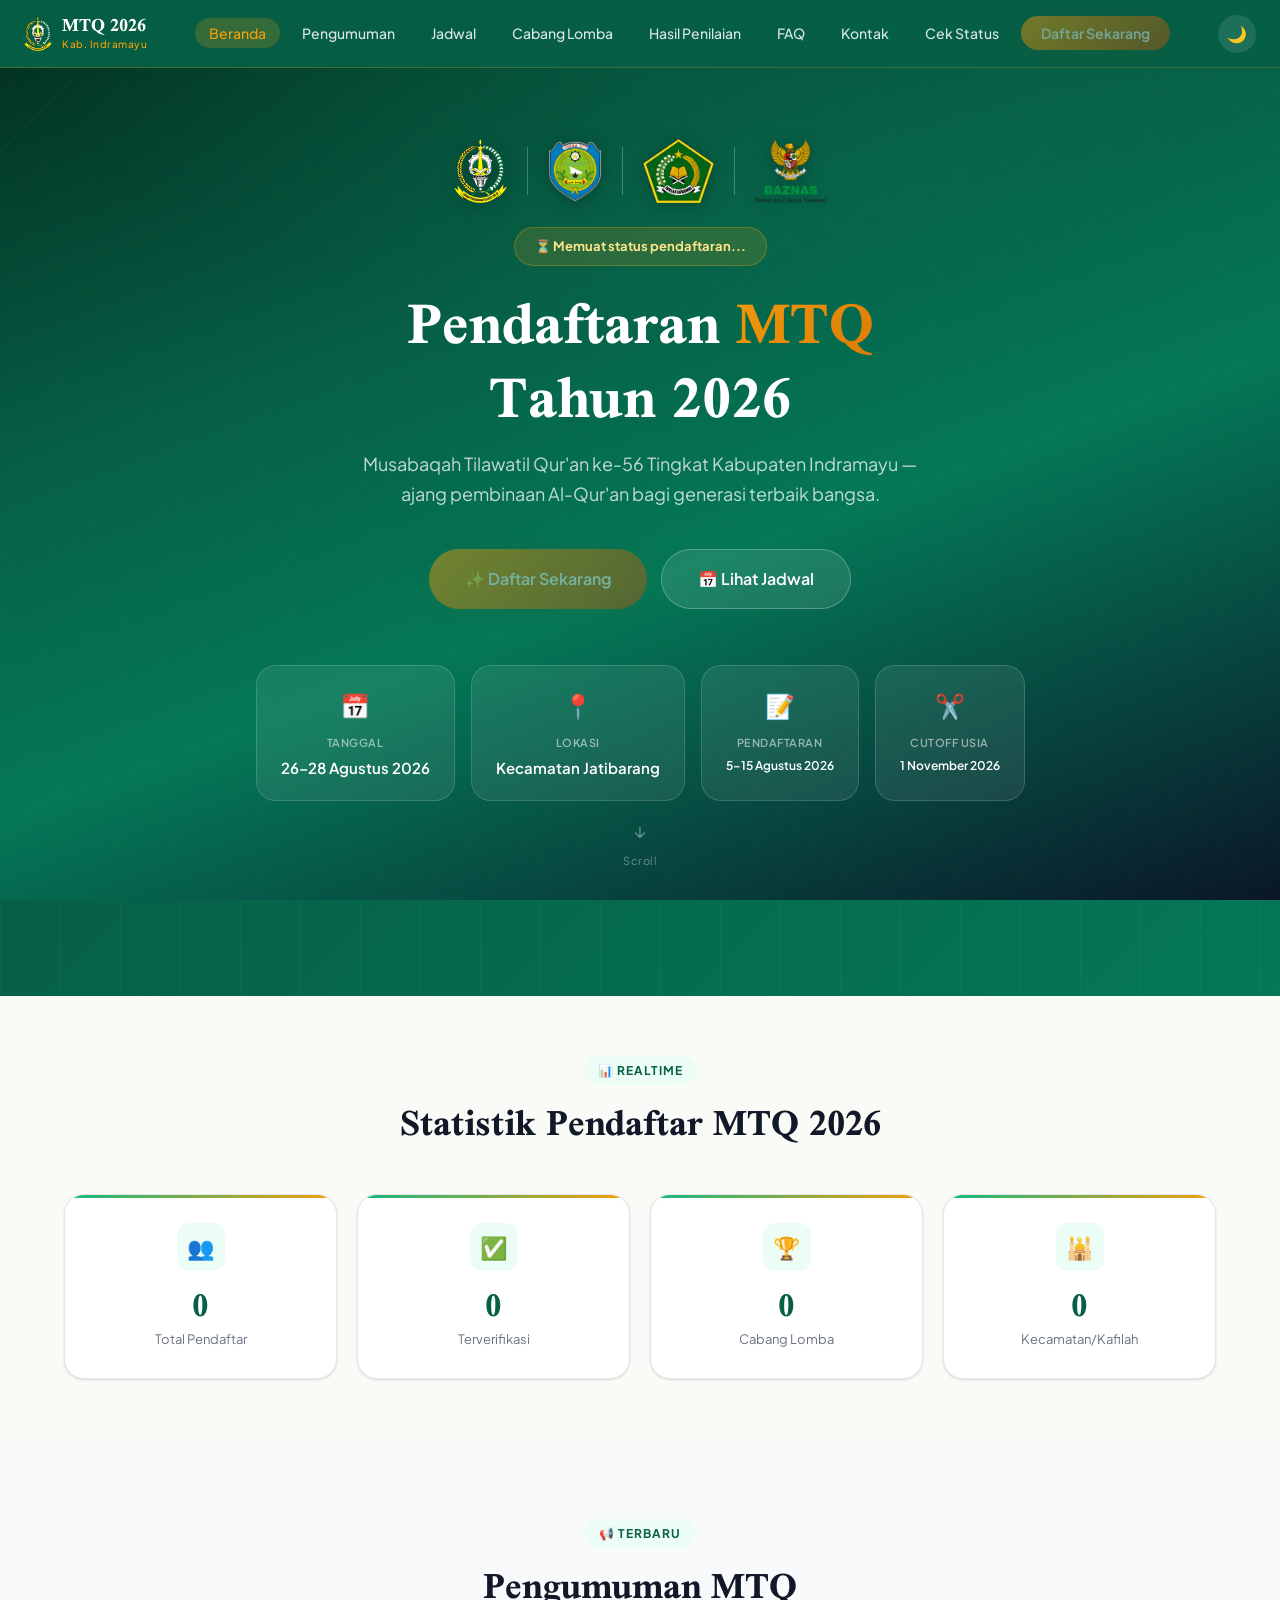
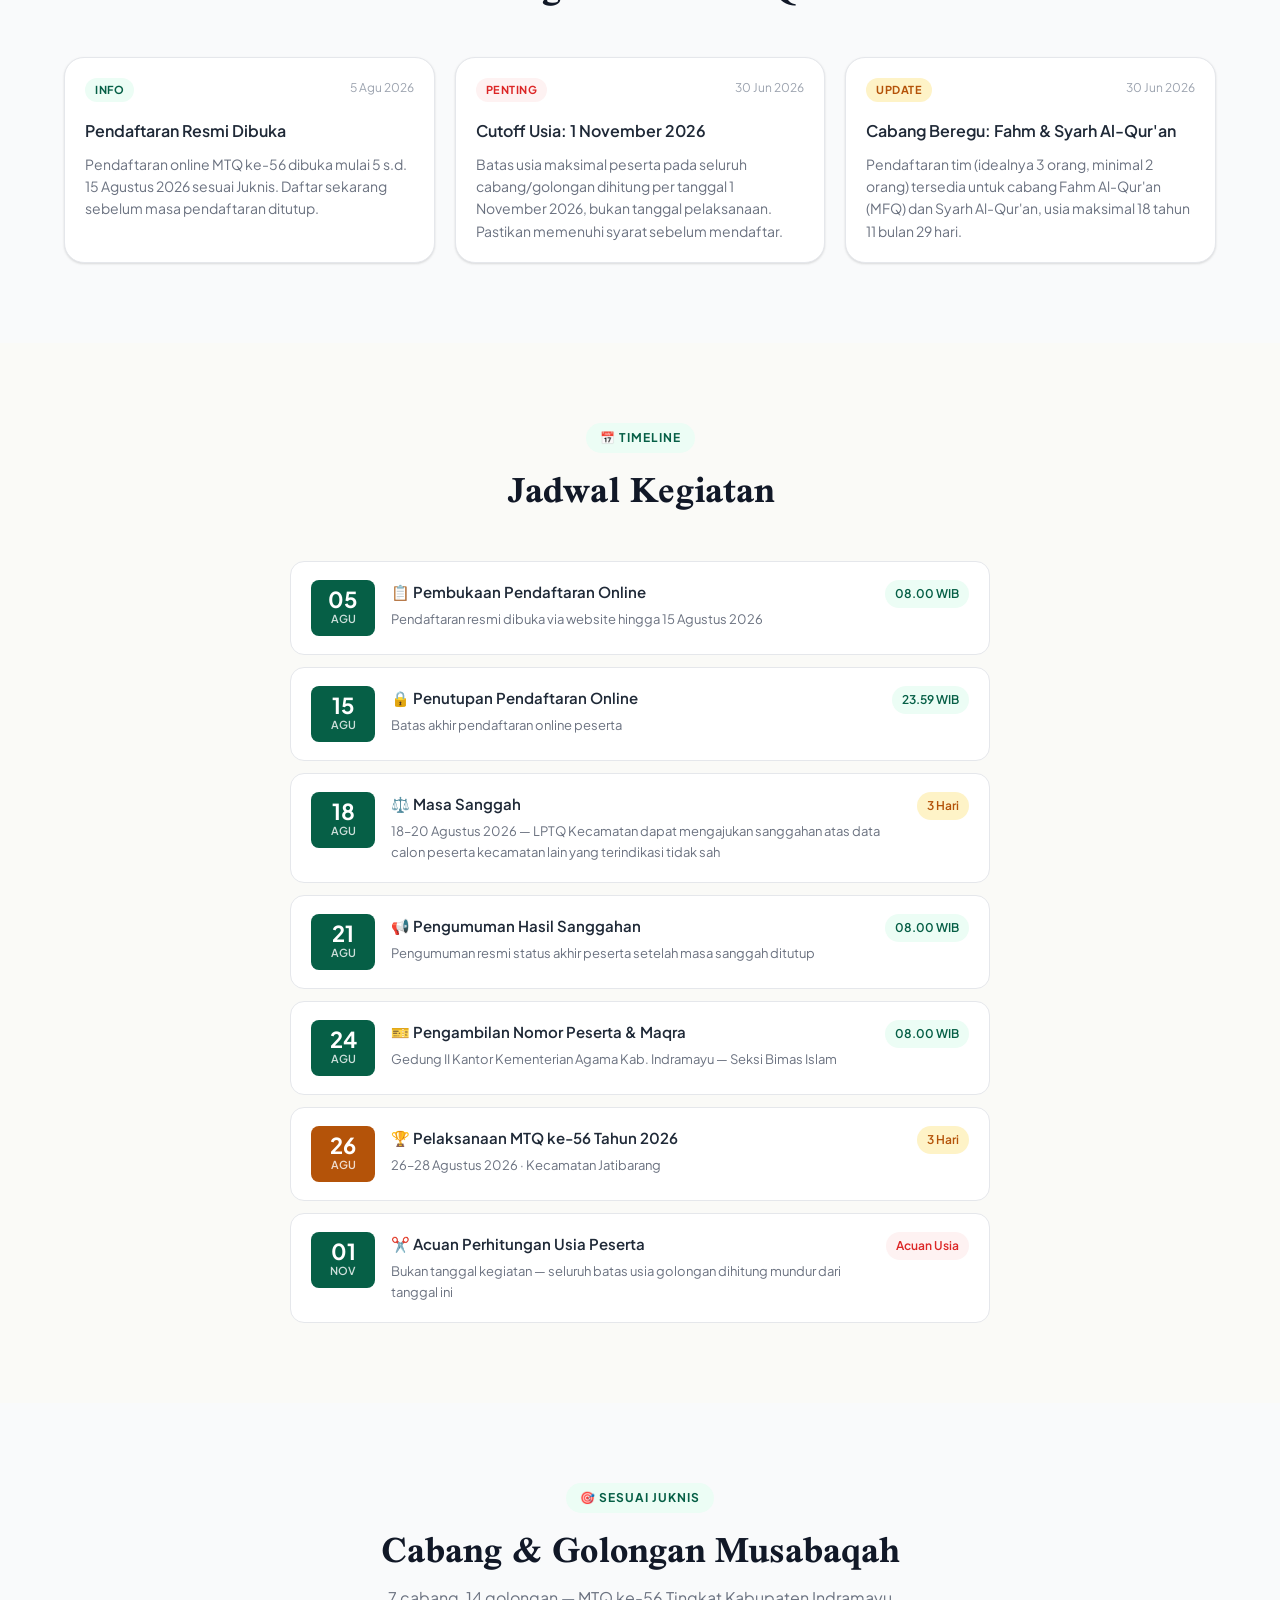
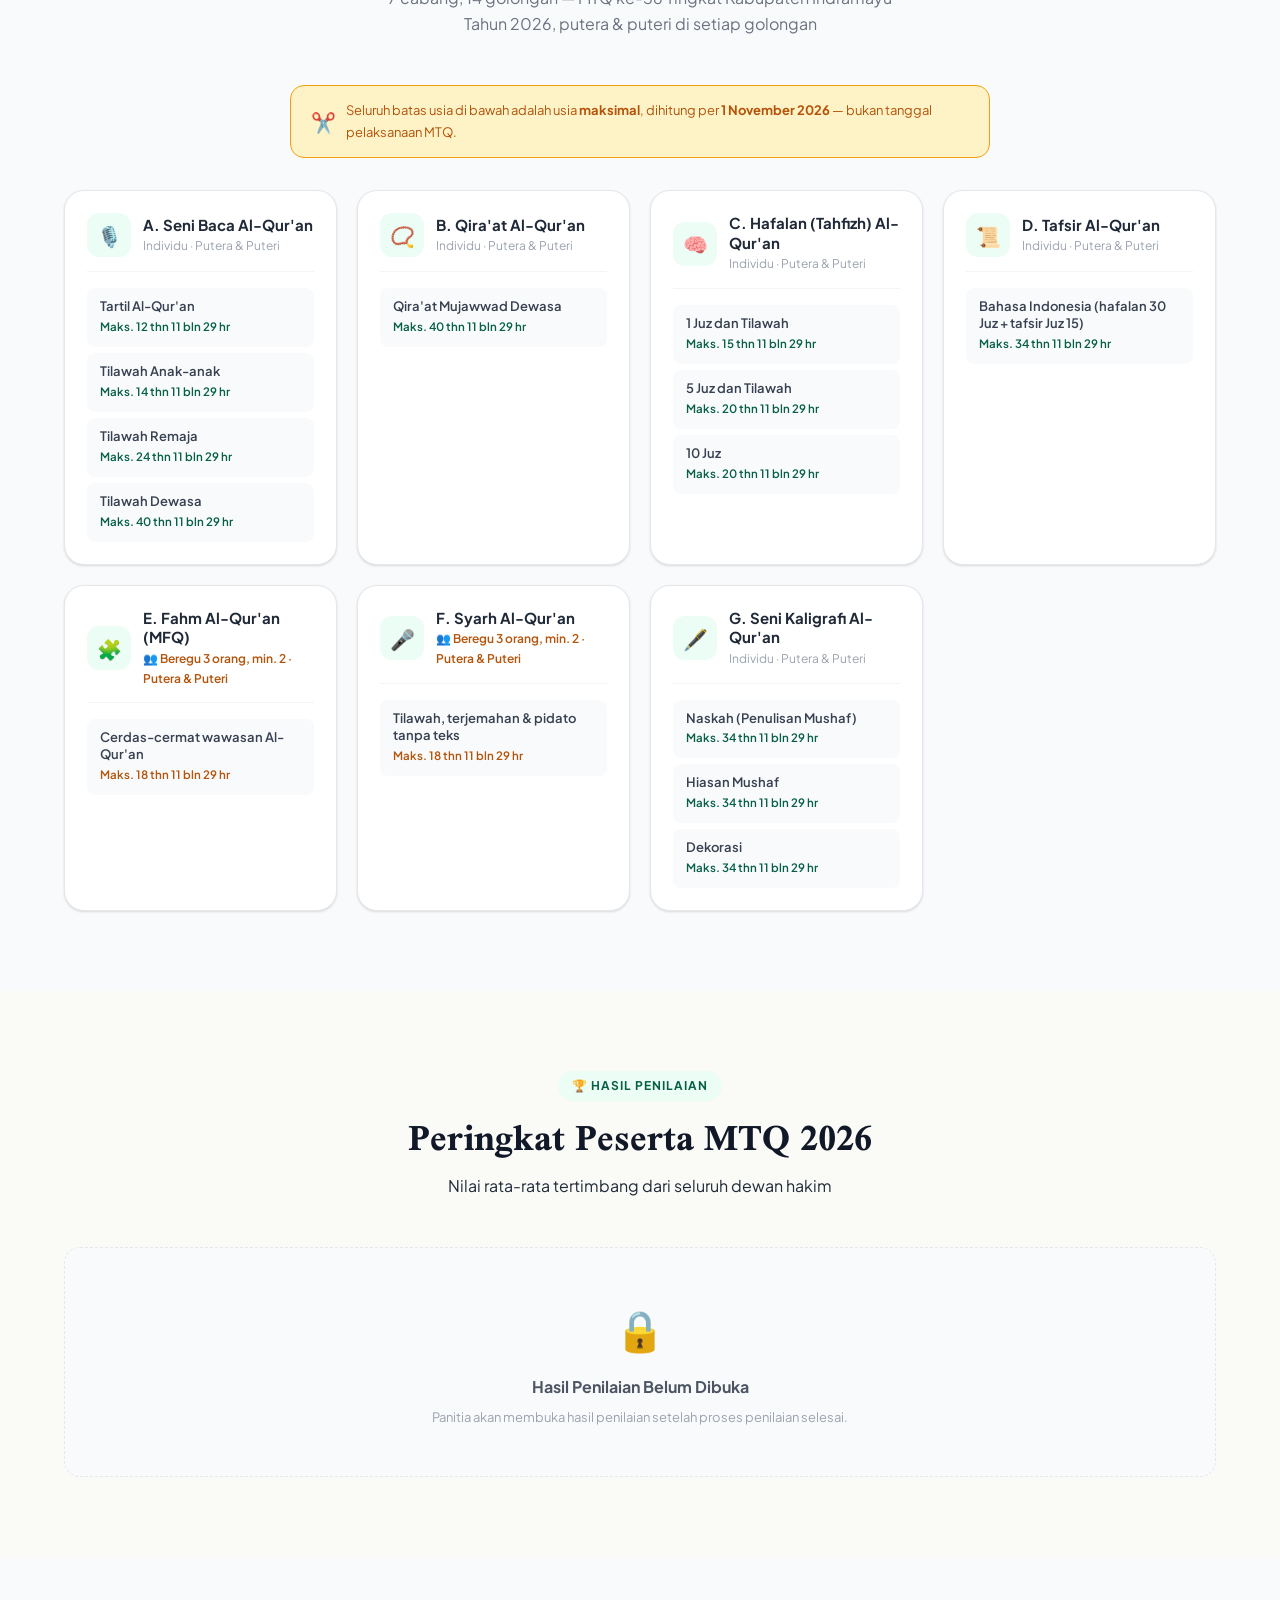
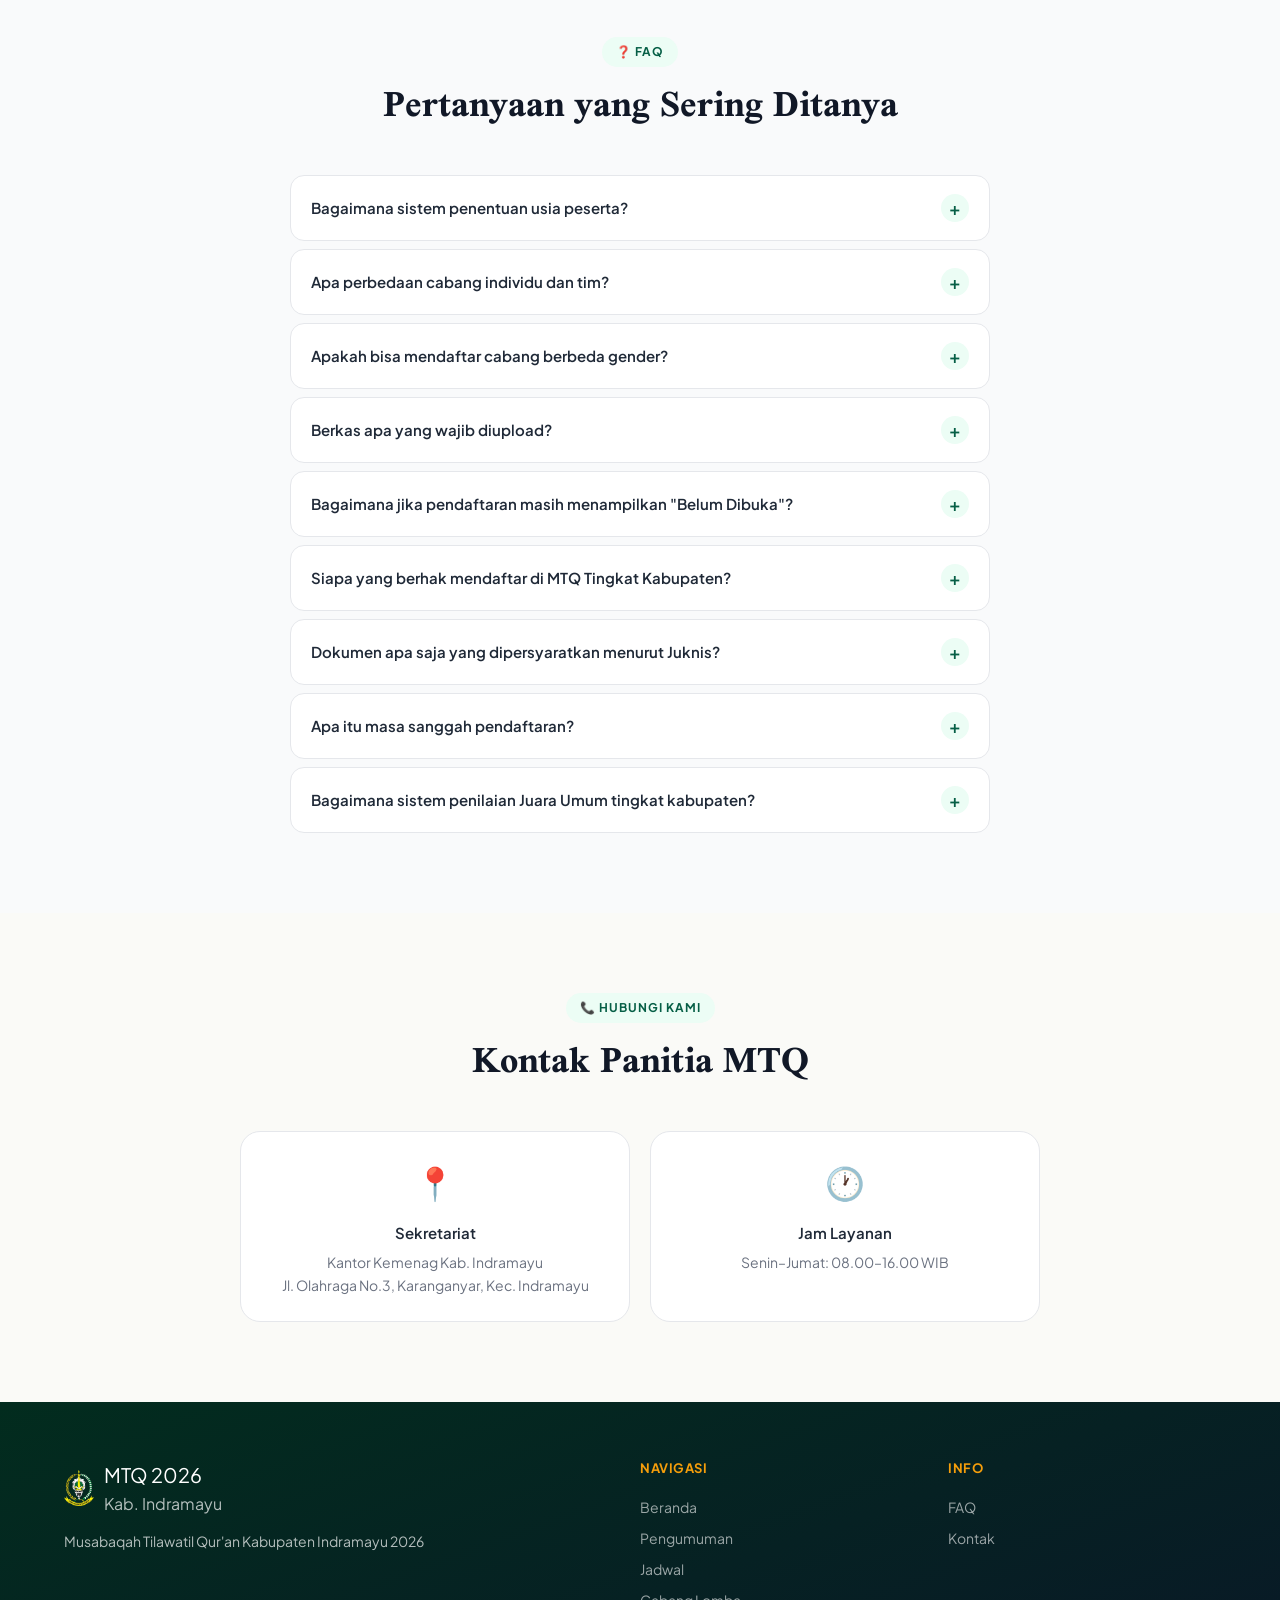
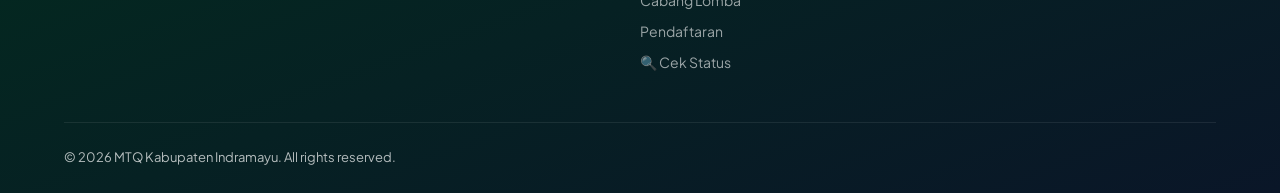
<file: index.html>
<!DOCTYPE html>
<html lang="id" data-theme="light">
<head>
  <meta charset="UTF-8">
  <meta name="viewport" content="width=device-width, initial-scale=1.0">
  <title>MTQ 2026 – Kabupaten Indramayu</title>
  <meta name="description" content="Pendaftaran resmi MTQ ke-56 Tingkat Kabupaten Indramayu 2026.">
  <link rel="preconnect" href="https://fonts.googleapis.com">
  <link rel="preconnect" href="https://fonts.gstatic.com" crossorigin>
  <link rel="icon" type="image/png" href="assets/mtq.png">
  <link rel="stylesheet" href="css/style.css">
  <style>
    /* Hero logos */
    .hero-logos{display:flex;align-items:center;justify-content:center;gap:20px;flex-wrap:wrap;margin-bottom:24px;animation:fadeInUp .6s .05s ease both}
    .hero-logo-item{display:flex;flex-direction:column;align-items:center;gap:6px}
    .hero-logo-item img{height:64px;width:auto;object-fit:contain;filter:drop-shadow(0 2px 8px rgba(0,0,0,.25));transition:transform .2s}
    .hero-logo-item img:hover{transform:scale(1.08)}
    .hero-logo-sep{width:1px;height:48px;background:rgba(255,255,255,.25);flex-shrink:0}
    @media(max-width:480px){.hero-logo-item img{height:44px}.hero-logo-sep{display:none}.hero-logos{gap:12px}}

    /* Countdown states */
    .cd-state{display:none}
    .cd-state.show{display:block}
    .cd-label{text-align:center;font-size:14px;font-weight:700;letter-spacing:.8px;text-transform:uppercase;color:rgba(255,255,255,.75);margin-bottom:20px}
    .cd-status-pill{display:inline-flex;align-items:center;gap:8px;padding:6px 18px;border-radius:999px;font-size:13px;font-weight:700;margin:0 auto 16px;display:flex;justify-content:center}
    .cd-status-pill.open{background:rgba(16,185,129,.2);color:#a7f3d0;border:1px solid rgba(16,185,129,.35)}
    .cd-status-pill.closed{background:rgba(239,68,68,.15);color:#fca5a5;border:1px solid rgba(239,68,68,.3)}
    .cd-status-pill.soon{background:rgba(245,158,11,.15);color:#fde68a;border:1px solid rgba(245,158,11,.3)}
    .cd-closed-box{text-align:center;padding:32px 24px}
    .cd-closed-box .icon{font-size:48px;margin-bottom:12px}
    .cd-closed-box h3{color:#fff;font-size:22px;font-weight:700;margin-bottom:6px}
    .cd-closed-box p{color:rgba(255,255,255,.65);font-size:14px}

    /* Reg status banner on hero */
    .hero-reg-banner{display:inline-flex;align-items:center;gap:8px;padding:8px 20px;border-radius:999px;font-size:13px;font-weight:700;margin-bottom:20px;animation:fadeInUp .6s .1s ease both}
    .hero-reg-banner.open{background:rgba(16,185,129,.2);color:#a7f3d0;border:1px solid rgba(16,185,129,.35)}
    .hero-reg-banner.soon{background:rgba(245,158,11,.15);color:#fde68a;border:1px solid rgba(245,158,11,.3)}
    .hero-reg-banner.closed{background:rgba(239,68,68,.12);color:#fca5a5;border:1px solid rgba(239,68,68,.25)}

    .btn-daftar-disabled{opacity:.45;cursor:not-allowed;pointer-events:none}

    /* Cabang & Golongan Musabaqah */
    .cabang-note{max-width:700px;margin:0 auto 32px;background:var(--gold-pale);border:1px solid var(--gold-bright);border-radius:var(--radius-md);padding:14px 20px;display:flex;align-items:center;gap:10px;font-size:13px;color:var(--gold)}
    .cabang-grid{display:grid;grid-template-columns:repeat(auto-fit,minmax(270px,1fr));gap:20px}
    .cabang-card{background:var(--white);border:1px solid var(--gray-200);border-radius:var(--radius-lg);padding:22px;box-shadow:var(--shadow-sm);transition:all var(--transition)}
    .cabang-card:hover{transform:translateY(-4px);box-shadow:var(--shadow-md)}
    .cabang-card-header{display:flex;align-items:center;gap:12px;margin-bottom:16px;padding-bottom:14px;border-bottom:1px solid var(--gray-100)}
    .cabang-icon{width:44px;height:44px;border-radius:12px;background:var(--emerald-xs);display:flex;align-items:center;justify-content:center;font-size:20px;flex-shrink:0}
    .cabang-title{font-size:15px;font-weight:700;color:var(--gray-800);line-height:1.3}
    .cabang-sub{font-size:12px;color:var(--gray-400);margin-top:2px}
    .cabang-sub.team{color:var(--gold);font-weight:600}
    .golongan-list{display:flex;flex-direction:column;gap:6px}
    .golongan-row{padding:9px 12px;background:var(--gray-50);border-radius:8px;border:1px solid transparent;transition:border-color .2s}
    .golongan-row:hover{border-color:var(--emerald-light)}
    .golongan-name{font-size:13px;font-weight:600;color:var(--gray-700);line-height:1.3}
    .golongan-age{font-size:11.5px;font-weight:600;color:var(--emerald);margin-top:3px}
    .cabang-card.team .golongan-row:hover{border-color:var(--gold-light)}
    .cabang-card.team .golongan-age{color:var(--gold)}
  </style>
</head>
<body>

<!-- NAVBAR -->
<nav class="navbar" id="navbar">
  <div class="nav-logo">
    <img src="assets/mtq.png" alt="MTQ" style="height:34px;width:auto;border-radius:6px">
    <div>
      <div class="logo-text">MTQ 2026</div>
      <div class="logo-sub">Kab. Indramayu</div>
    </div>
  </div>
  <ul class="nav-links">
    <li><a href="#beranda" class="active">Beranda</a></li>
    <li><a href="#pengumuman">Pengumuman</a></li>
    <li><a href="#jadwal">Jadwal</a></li>
    <li><a href="#cabang-lomba">Cabang Lomba</a></li>
    <li><a href="#hasil-penilaian">Hasil Penilaian</a></li>
    <li><a href="#faq">FAQ</a></li>
    <li><a href="#kontak">Kontak</a></li>
    <li><a href="cekstatus.html">Cek Status</a></li>
    <li><a href="daftar.html" class="nav-cta btn-daftar-disabled" id="navDaftarBtn" aria-disabled="true">Daftar Sekarang</a></li>
  </ul>
  <div class="nav-actions">
    <button class="dark-toggle" id="darkToggle">🌙</button>
    <button class="hamburger" id="hamburger"><span></span><span></span><span></span></button>
  </div>
</nav>
<nav class="mobile-nav" id="mobileNav">
  <a href="#beranda">🏠 Beranda</a>
  <a href="#pengumuman">📢 Pengumuman</a>
  <a href="#jadwal">📅 Jadwal</a>
  <a href="#cabang-lomba">🎯 Cabang Lomba</a>
  <a href="#faq">❓ FAQ</a>
  <a href="#kontak">📞 Kontak</a>
  <a href="cekstatus.html">🔍 Cek Status Pendaftaran</a>
  <a href="daftar.html" id="mobileNavDaftarBtn" class="btn-daftar-disabled" aria-disabled="true" style="color:var(--gold-bright);font-weight:700">✨ Daftar Sekarang</a>
</nav>

<!-- HERO -->
<section class="hero" id="beranda">
  <!-- 4 Logo Institusi -->
  <div class="hero-logos">
    <div class="hero-logo-item"><img src="assets/mtq.png"       alt="MTQ"        title="MTQ 2026"></div>
    <div class="hero-logo-sep"></div>
    <div class="hero-logo-item"><img src="assets/indramayu.png" alt="Indramayu"  title="Kab. Indramayu"></div>
    <div class="hero-logo-sep"></div>
    <div class="hero-logo-item"><img src="assets/kemenag.png"   alt="Kemenag"    title="Kementerian Agama"></div>
    <div class="hero-logo-sep"></div>
    <div class="hero-logo-item"><img src="assets/baznas.png"    alt="BAZNAS"     title="BAZNAS"></div>
  </div>

  <!-- Status Pendaftaran Banner -->
  <div id="heroRegBanner" class="hero-reg-banner soon">⏳ Memuat status pendaftaran...</div>

  <h1 style="font-family:var(--font-display);font-size:clamp(32px,6vw,64px);font-weight:700;color:#fff;line-height:1.15;margin-bottom:16px;animation:fadeInUp .6s .2s ease both">
    Pendaftaran <span style="background:linear-gradient(135deg,#f59e0b,#d97706);-webkit-background-clip:text;-webkit-text-fill-color:transparent;background-clip:text">MTQ</span><br>Tahun 2026
  </h1>
  <p style="font-size:clamp(15px,2vw,18px);color:rgba(255,255,255,.75);max-width:600px;margin:0 auto 40px;animation:fadeInUp .6s .3s ease both">
    Musabaqah Tilawatil Qur'an ke-56 Tingkat Kabupaten Indramayu — ajang pembinaan Al-Qur'an bagi generasi terbaik bangsa.
  </p>

  <div class="hero-actions" style="animation:fadeInUp .6s .4s ease both">
    <a href="daftar.html" class="btn btn-primary btn-lg btn-daftar-disabled" id="heroDaftarBtn" aria-disabled="true">✨ Daftar Sekarang</a>
    <a href="#jadwal"     class="btn btn-secondary btn-lg">📅 Lihat Jadwal</a>
  </div>

  <div class="hero-info" style="animation:fadeInUp .6s .5s ease both">
    <div class="hero-info-card">
      <div class="icon">📅</div><div class="label">Tanggal</div>
      <div class="value" data-info="date">26–28 Agustus 2026</div>
    </div>
    <div class="hero-info-card">
      <div class="icon">📍</div><div class="label">Lokasi</div>
      <div class="value" data-info="location">Kec. Jatibarang</div>
    </div>
    <div class="hero-info-card">
      <div class="icon">📝</div><div class="label">Pendaftaran</div>
      <div class="value" id="heroRegPeriod" style="font-size:12px">5–15 Agustus 2026</div>
    </div>
    <div class="hero-info-card">
      <div class="icon">✂️</div><div class="label">Cutoff Usia</div>
      <div class="value" id="heroCutoff" style="font-size:12px">1 November 2026</div>
    </div>
  </div>

  <div class="scroll-hint"><span class="arrow">↓</span><span>Scroll</span></div>
</section>

<!-- COUNTDOWN (smart 3 state) -->
<div id="countdownSection" class="countdown-section">

  <!-- State: belum buka -->
  <div id="cdStateSoon" class="cd-state">
    <div class="cd-status-pill soon">🔔 Pendaftaran Belum Dibuka</div>
    <div class="cd-label">Pendaftaran Dibuka Dalam</div>
    <div class="countdown-grid">
      <div class="countdown-box"><span class="num" id="soonDays">00</span><div class="unit">Hari</div></div>
      <div class="countdown-box"><span class="num" id="soonHours">00</span><div class="unit">Jam</div></div>
      <div class="countdown-box"><span class="num" id="soonMins">00</span><div class="unit">Menit</div></div>
      <div class="countdown-box"><span class="num" id="soonSecs">00</span><div class="unit">Detik</div></div>
    </div>
  </div>

  <!-- State: sedang buka -->
  <div id="cdStateOpen" class="cd-state">
    <div class="cd-status-pill open">🟢 Pendaftaran Sedang Berlangsung</div>
    <div class="cd-label">Pendaftaran Ditutup Dalam</div>
    <div class="countdown-grid">
      <div class="countdown-box"><span class="num" id="openDays">00</span><div class="unit">Hari</div></div>
      <div class="countdown-box"><span class="num" id="openHours">00</span><div class="unit">Jam</div></div>
      <div class="countdown-box"><span class="num" id="openMins">00</span><div class="unit">Menit</div></div>
      <div class="countdown-box"><span class="num" id="openSecs">00</span><div class="unit">Detik</div></div>
    </div>
  </div>

  <!-- State: tutup -->
  <div id="cdStateClosed" class="cd-state">
    <div class="cd-closed-box">
      <div class="icon">🔒</div>
      <h3>Pendaftaran Telah Ditutup</h3>
      <p>Terima kasih kepada seluruh peserta yang telah mendaftar.<br>Nantikan pengumuman selanjutnya.</p>
    </div>
  </div>

</div>

<!-- STATISTIK -->
<section class="stats-section">
  <div class="container">
    <div class="section-header animate-in">
      <div class="section-eyebrow">📊 Realtime</div>
      <h2 class="section-title">Statistik Pendaftar MTQ 2026</h2>
    </div>
    <div class="stats-grid">
      <div class="stat-card animate-in">
        <div class="stat-icon">👥</div>
        <div class="stat-num" data-stat="total">0</div>
        <div class="stat-label">Total Pendaftar</div>
      </div>
      <div class="stat-card animate-in">
        <div class="stat-icon">✅</div>
        <div class="stat-num" data-stat="verified">0</div>
        <div class="stat-label">Terverifikasi</div>
      </div>
      <div class="stat-card animate-in">
        <div class="stat-icon">🏆</div>
        <div class="stat-num" data-stat="cabangs">0</div>
        <div class="stat-label">Cabang Lomba</div>
      </div>
      <div class="stat-card animate-in">
        <div class="stat-icon">🕌</div>
        <div class="stat-num" data-stat="kecamatans">0</div>
        <div class="stat-label">Kecamatan/Kafilah</div>
      </div>
    </div>
  </div>
</section>

<!-- PENGUMUMAN -->
<section class="section" id="pengumuman" style="background:var(--gray-50)">
  <div class="container">
    <div class="section-header animate-in">
      <div class="section-eyebrow">📢 Terbaru</div>
      <h2 class="section-title">Pengumuman MTQ</h2>
    </div>
    <div class="announcement-grid">
      <div class="ann-card animate-in">
        <div class="ann-card-header"><span class="ann-badge info">Info</span><span class="ann-date">5 Agu 2026</span></div>
        <div class="ann-card-body"><h3>Pendaftaran Resmi Dibuka</h3><p>Pendaftaran online MTQ ke-56 dibuka mulai 5 s.d. 15 Agustus 2026 sesuai Juknis. Daftar sekarang sebelum masa pendaftaran ditutup.</p></div>
      </div>
      <div class="ann-card animate-in">
        <div class="ann-card-header"><span class="ann-badge important">Penting</span><span class="ann-date">30 Jun 2026</span></div>
        <div class="ann-card-body"><h3>Cutoff Usia: 1 November 2026</h3><p>Batas usia maksimal peserta pada seluruh cabang/golongan dihitung per tanggal 1 November 2026, bukan tanggal pelaksanaan. Pastikan memenuhi syarat sebelum mendaftar.</p></div>
      </div>
      <div class="ann-card animate-in">
        <div class="ann-card-header"><span class="ann-badge update">Update</span><span class="ann-date">30 Jun 2026</span></div>
        <div class="ann-card-body"><h3>Cabang Beregu: Fahm &amp; Syarh Al-Qur'an</h3><p>Pendaftaran tim (idealnya 3 orang, minimal 2 orang) tersedia untuk cabang Fahm Al-Qur'an (MFQ) dan Syarh Al-Qur'an, usia maksimal 18 tahun 11 bulan 29 hari.</p></div>
      </div>
    </div>
  </div>
</section>

<!-- JADWAL -->
<section class="section" id="jadwal" style="background:var(--cream)">
  <div class="container">
    <div class="section-header animate-in">
      <div class="section-eyebrow">📅 Timeline</div>
      <h2 class="section-title">Jadwal Kegiatan</h2>
    </div>
    <div class="schedule-list">
      <div class="schedule-item animate-in">
        <div class="date-box"><div class="day">05</div><div class="month">Agu</div></div>
        <div class="info"><h4>📋 Pembukaan Pendaftaran Online</h4><p>Pendaftaran resmi dibuka via website hingga 15 Agustus 2026</p></div>
        <span class="time-badge">08.00 WIB</span>
      </div>
      <div class="schedule-item animate-in">
        <div class="date-box"><div class="day">15</div><div class="month">Agu</div></div>
        <div class="info"><h4>🔒 Penutupan Pendaftaran Online</h4><p>Batas akhir pendaftaran online peserta</p></div>
        <span class="time-badge">23.59 WIB</span>
      </div>
      <div class="schedule-item animate-in">
        <div class="date-box"><div class="day">18</div><div class="month">Agu</div></div>
        <div class="info"><h4>⚖️ Masa Sanggah</h4><p>18–20 Agustus 2026 — LPTQ Kecamatan dapat mengajukan sanggahan atas data calon peserta kecamatan lain yang terindikasi tidak sah</p></div>
        <span class="time-badge" style="background:var(--gold-pale);color:var(--gold)">3 Hari</span>
      </div>
      <div class="schedule-item animate-in">
        <div class="date-box"><div class="day">21</div><div class="month">Agu</div></div>
        <div class="info"><h4>📢 Pengumuman Hasil Sanggahan</h4><p>Pengumuman resmi status akhir peserta setelah masa sanggah ditutup</p></div>
        <span class="time-badge">08.00 WIB</span>
      </div>
      <div class="schedule-item animate-in">
        <div class="date-box"><div class="day">24</div><div class="month">Agu</div></div>
        <div class="info"><h4>🎫 Pengambilan Nomor Peserta &amp; Maqra</h4><p>Gedung II Kantor Kementerian Agama Kab. Indramayu — Seksi Bimas Islam</p></div>
        <span class="time-badge">08.00 WIB</span>
      </div>
      <div class="schedule-item animate-in">
        <div class="date-box" style="background:var(--gold)"><div class="day">26</div><div class="month">Agu</div></div>
        <div class="info"><h4>🏆 Pelaksanaan MTQ ke-56 Tahun 2026</h4><p>26–28 Agustus 2026 · Kecamatan Jatibarang</p></div>
        <span class="time-badge" style="background:var(--gold-pale);color:var(--gold)">3 Hari</span>
      </div>
      <div class="schedule-item animate-in">
        <div class="date-box"><div class="day">01</div><div class="month">Nov</div></div>
        <div class="info"><h4>✂️ Acuan Perhitungan Usia Peserta</h4><p>Bukan tanggal kegiatan — seluruh batas usia golongan dihitung mundur dari tanggal ini</p></div>
        <span class="time-badge" style="background:#fef2f2;color:#dc2626">Acuan Usia</span>
      </div>
    </div>
  </div>
</section>

<!-- CABANG & GOLONGAN MUSABAQAH -->
<section class="section" id="cabang-lomba" style="background:var(--gray-50)">
  <div class="container">
    <div class="section-header animate-in">
      <div class="section-eyebrow">🎯 Sesuai Juknis</div>
      <h2 class="section-title">Cabang &amp; Golongan Musabaqah</h2>
      <p class="section-subtitle">7 cabang, 14 golongan — MTQ ke-56 Tingkat Kabupaten Indramayu Tahun 2026, putera &amp; puteri di setiap golongan</p>
    </div>

    <div class="cabang-note animate-in">
      <span style="font-size:20px">✂️</span>
      <span>Seluruh batas usia di bawah adalah usia <strong>maksimal</strong>, dihitung per <strong>1 November 2026</strong> — bukan tanggal pelaksanaan MTQ.</span>
    </div>

    <div class="cabang-grid">

      <div class="cabang-card animate-in">
        <div class="cabang-card-header">
          <div class="cabang-icon">🎙️</div>
          <div><div class="cabang-title">A. Seni Baca Al-Qur'an</div><div class="cabang-sub">Individu · Putera &amp; Puteri</div></div>
        </div>
        <div class="golongan-list">
          <div class="golongan-row"><div class="golongan-name">Tartil Al-Qur'an</div><div class="golongan-age">Maks. 12 thn 11 bln 29 hr</div></div>
          <div class="golongan-row"><div class="golongan-name">Tilawah Anak-anak</div><div class="golongan-age">Maks. 14 thn 11 bln 29 hr</div></div>
          <div class="golongan-row"><div class="golongan-name">Tilawah Remaja</div><div class="golongan-age">Maks. 24 thn 11 bln 29 hr</div></div>
          <div class="golongan-row"><div class="golongan-name">Tilawah Dewasa</div><div class="golongan-age">Maks. 40 thn 11 bln 29 hr</div></div>
        </div>
      </div>

      <div class="cabang-card animate-in">
        <div class="cabang-card-header">
          <div class="cabang-icon">📿</div>
          <div><div class="cabang-title">B. Qira'at Al-Qur'an</div><div class="cabang-sub">Individu · Putera &amp; Puteri</div></div>
        </div>
        <div class="golongan-list">
          <div class="golongan-row"><div class="golongan-name">Qira'at Mujawwad Dewasa</div><div class="golongan-age">Maks. 40 thn 11 bln 29 hr</div></div>
        </div>
      </div>

      <div class="cabang-card animate-in">
        <div class="cabang-card-header">
          <div class="cabang-icon">🧠</div>
          <div><div class="cabang-title">C. Hafalan (Tahfizh) Al-Qur'an</div><div class="cabang-sub">Individu · Putera &amp; Puteri</div></div>
        </div>
        <div class="golongan-list">
          <div class="golongan-row"><div class="golongan-name">1 Juz dan Tilawah</div><div class="golongan-age">Maks. 15 thn 11 bln 29 hr</div></div>
          <div class="golongan-row"><div class="golongan-name">5 Juz dan Tilawah</div><div class="golongan-age">Maks. 20 thn 11 bln 29 hr</div></div>
          <div class="golongan-row"><div class="golongan-name">10 Juz</div><div class="golongan-age">Maks. 20 thn 11 bln 29 hr</div></div>
        </div>
      </div>

      <div class="cabang-card animate-in">
        <div class="cabang-card-header">
          <div class="cabang-icon">📜</div>
          <div><div class="cabang-title">D. Tafsir Al-Qur'an</div><div class="cabang-sub">Individu · Putera &amp; Puteri</div></div>
        </div>
        <div class="golongan-list">
          <div class="golongan-row"><div class="golongan-name">Bahasa Indonesia (hafalan 30 Juz + tafsir Juz 15)</div><div class="golongan-age">Maks. 34 thn 11 bln 29 hr</div></div>
        </div>
      </div>

      <div class="cabang-card team animate-in">
        <div class="cabang-card-header">
          <div class="cabang-icon">🧩</div>
          <div><div class="cabang-title">E. Fahm Al-Qur'an (MFQ)</div><div class="cabang-sub team">👥 Beregu 3 orang, min. 2 · Putera &amp; Puteri</div></div>
        </div>
        <div class="golongan-list">
          <div class="golongan-row"><div class="golongan-name">Cerdas-cermat wawasan Al-Qur'an</div><div class="golongan-age">Maks. 18 thn 11 bln 29 hr</div></div>
        </div>
      </div>

      <div class="cabang-card team animate-in">
        <div class="cabang-card-header">
          <div class="cabang-icon">🎤</div>
          <div><div class="cabang-title">F. Syarh Al-Qur'an</div><div class="cabang-sub team">👥 Beregu 3 orang, min. 2 · Putera &amp; Puteri</div></div>
        </div>
        <div class="golongan-list">
          <div class="golongan-row"><div class="golongan-name">Tilawah, terjemahan &amp; pidato tanpa teks</div><div class="golongan-age">Maks. 18 thn 11 bln 29 hr</div></div>
        </div>
      </div>

      <div class="cabang-card animate-in">
        <div class="cabang-card-header">
          <div class="cabang-icon">🖋️</div>
          <div><div class="cabang-title">G. Seni Kaligrafi Al-Qur'an</div><div class="cabang-sub">Individu · Putera &amp; Puteri</div></div>
        </div>
        <div class="golongan-list">
          <div class="golongan-row"><div class="golongan-name">Naskah (Penulisan Mushaf)</div><div class="golongan-age">Maks. 34 thn 11 bln 29 hr</div></div>
          <div class="golongan-row"><div class="golongan-name">Hiasan Mushaf</div><div class="golongan-age">Maks. 34 thn 11 bln 29 hr</div></div>
          <div class="golongan-row"><div class="golongan-name">Dekorasi</div><div class="golongan-age">Maks. 34 thn 11 bln 29 hr</div></div>
        </div>
      </div>

    </div>
  </div>
</section>

<!-- HASIL PENILAIAN PUBLIK -->
<section class="section" id="hasil-penilaian">
  <div class="container">
    <div class="section-header animate-in">
      <div class="section-eyebrow">🏆 HASIL PENILAIAN</div>
      <h2 class="section-title">Peringkat Peserta MTQ 2026</h2>
      <p class="section-sub">Nilai rata-rata tertimbang dari seluruh dewan hakim</p>
    </div>

    <!-- Status gate — diisi oleh JS -->
    <div id="hasilPenilaianGate" style="text-align:center;padding:48px 24px;background:var(--gray-50);border-radius:16px;border:1.5px dashed var(--gray-200)">
      <div style="font-size:40px;margin-bottom:12px">⏳</div>
      <div style="font-size:16px;font-weight:700;color:var(--gray-600)">Memuat status hasil penilaian...</div>
    </div>

    <!-- Hasil (hidden until status=buka) -->
    <div id="hasilPenilaianContent" style="display:none">

      <!-- Stats bar -->
      <div id="hasilStatsBar"
        style="display:flex;align-items:center;justify-content:center;gap:20px;flex-wrap:wrap;margin-bottom:28px;background:linear-gradient(135deg,var(--emerald),#0d9488);border-radius:14px;padding:16px 24px">
      </div>

      <!-- Cabang filter pills -->
      <div id="hasilCabangFilter"
        style="display:flex;flex-wrap:wrap;gap:8px;margin-bottom:24px"></div>

      <!-- Podium -->
      <div id="hasilPodium" style="margin-bottom:24px"></div>

      <!-- Ranking table -->
      <div class="admin-card" style="border-radius:14px;overflow:hidden;box-shadow:0 2px 16px rgba(0,0,0,.06)">
        <div style="padding:16px 20px;display:flex;align-items:center;justify-content:space-between;border-bottom:1px solid var(--gray-100);flex-wrap:wrap;gap:8px">
          <div>
            <div style="font-size:15px;font-weight:700;color:var(--gray-800)">Tabel Peringkat</div>
            <div id="hasilTableSub" style="font-size:12px;color:var(--gray-400)">Pilih cabang</div>
          </div>
          <div style="display:flex;gap:8px;flex-wrap:wrap">
            <input type="search" id="hasilSearch" placeholder="🔍 Cari peserta..."
              oninput="hasilFilterTable(this.value)"
              style="padding:8px 12px;border:1.5px solid var(--gray-200);border-radius:8px;font-size:13px;background:var(--white);color:var(--gray-800);outline:none;width:200px">
            <button onclick="loadHasilPenilaian()" class="btn btn-outline" style="font-size:13px">🔄 Refresh</button>
          </div>
        </div>
        <div class="table-wrap" id="hasilTable">
          <div style="text-align:center;padding:40px;color:var(--gray-400)">
            <div style="font-size:32px">📊</div><p>Pilih cabang untuk melihat peringkat</p>
          </div>
        </div>
      </div>

      <div style="margin-top:16px;padding:12px 16px;background:var(--emerald-xs);border-radius:10px;font-size:13px;color:var(--emerald)">
        🔍 <strong>Transparansi:</strong> Nilai merupakan rata-rata tertimbang dari semua dewan hakim. Klik baris peserta untuk detail per hakim.
      </div>
    </div>
  </div>
</section>

<!-- FAQ -->
<section class="section" id="faq" style="background:var(--gray-50)">
  <div class="container">
    <div class="section-header animate-in">
      <div class="section-eyebrow">❓ FAQ</div>
      <h2 class="section-title">Pertanyaan yang Sering Ditanya</h2>
    </div>
    <div class="faq-list">
      <div class="faq-item animate-in">
        <div class="faq-question">Bagaimana sistem penentuan usia peserta?<span class="icon">+</span></div>
        <div class="faq-answer">Usia peserta dihitung berdasarkan tanggal <strong>1 November 2026</strong> (tanggal cutoff sesuai Juknis), bukan tanggal pelaksanaan. Misalnya, peserta lahir 3 November 2016 dihitung berusia 9 tahun 11 bulan 29 hari per tanggal cutoff.</div>
      </div>
      <div class="faq-item animate-in">
        <div class="faq-question">Apa perbedaan cabang individu dan tim?<span class="icon">+</span></div>
        <div class="faq-answer">Cabang individu (Tilawah, Qira'at, Tahfizh, Tafsir, Kaligrafi) didaftarkan secara perorangan. Cabang beregu (Fahm Al-Qur'an dan Syarh Al-Qur'an) terdiri dari 3 orang anggota — minimal 2 orang bila 3 orang tidak memungkinkan — semua harus dari gender dan kecamatan yang sama, dan setiap anggota wajib memenuhi syarat usia.</div>
      </div>
      <div class="faq-item animate-in">
        <div class="faq-question">Apakah bisa mendaftar cabang berbeda gender?<span class="icon">+</span></div>
        <div class="faq-answer">Tidak. Setiap cabang sudah ditentukan untuk Putra atau Putri. Sistem akan otomatis menolak jika gender peserta tidak sesuai cabang yang dipilih.</div>
      </div>
      <div class="faq-item animate-in">
        <div class="faq-question">Berkas apa yang wajib diupload?<span class="icon">+</span></div>
        <div class="faq-answer">Wajib: (1) Pas foto terbaru berlatar belakang biru dan (2) KTP/KK orang tua. Opsional: Surat rekomendasi dari sekolah/pesantren. Format: JPG/PNG/PDF, maksimal 2 MB per file. Untuk pendaftaran tim, setiap anggota wajib mengupload berkasnya masing-masing.</div>
      </div>
      <div class="faq-item animate-in">
        <div class="faq-question">Bagaimana jika pendaftaran masih menampilkan "Belum Dibuka"?<span class="icon">+</span></div>
        <div class="faq-answer">Pendaftaran online dibuka mulai tanggal 5 Agustus 2026 pukul 08.00 WIB. Tombol daftar akan aktif otomatis saat pendaftaran dibuka. Anda dapat mengecek kembali setelah tanggal tersebut.</div>
      </div>
      <div class="faq-item animate-in">
        <div class="faq-question">Siapa yang berhak mendaftar di MTQ Tingkat Kabupaten?<span class="icon">+</span></div>
        <div class="faq-answer">Sesuai Juknis, peserta adalah hasil/pemenang MTQ Tingkat Kecamatan se-Kabupaten Indramayu. Pendaftaran diisi atas koordinasi LPTQ Kecamatan (Kafilah) masing-masing menggunakan Surat Mandat yang ditandatangani Ketua LPTQ Kecamatan.</div>
      </div>
      <div class="faq-item animate-in">
        <div class="faq-question">Dokumen apa saja yang dipersyaratkan menurut Juknis?<span class="icon">+</span></div>
        <div class="faq-answer">Sesuai Juknis MTQ ke-56, dokumen yang dipersyaratkan meliputi: Surat Mandat dari Ketua LPTQ Kecamatan, KTP/KK/KIA (diterbitkan maksimal 6 bulan sebelum 1 November 2026), Sertifikat Kejuaraan, nama nomor rekening beserta foto buku tabungan atas nama peserta, dan pas foto terbaru berlatar belakang biru. Seluruh dokumen wajib discan dari aslinya, dan NIK calon peserta divalidasi melalui Disdukcapil oleh LPTQ Kecamatan.</div>
      </div>
      <div class="faq-item animate-in">
        <div class="faq-question">Apa itu masa sanggah pendaftaran?<span class="icon">+</span></div>
        <div class="faq-answer">Masa sanggah berlangsung 18–20 Agustus 2026, dengan pengumuman hasil sanggahan pada 21 Agustus 2026. Pada periode ini, LPTQ Kecamatan dapat menyampaikan sanggahan tertulis (ditandatangani Ketua LPTQ Kecamatan, dilampiri bukti otentik) kepada Seksi Bimas Islam Kantor Kemenag Kab. Indramayu jika ada indikasi pemalsuan data pada calon peserta kecamatan lain. Setelah masa sanggah ditutup, sanggahan tidak dapat lagi diajukan.</div>
      </div>
      <div class="faq-item animate-in">
        <div class="faq-question">Bagaimana sistem penilaian Juara Umum tingkat kabupaten?<span class="icon">+</span></div>
        <div class="faq-answer">Juara Umum ditentukan dari akumulasi poin seluruh kafilah kecamatan: Juara I = 9 poin, Juara II = 7 poin, Juara III = 5 poin, Harapan I = 3 poin, Harapan II = 2 poin, dan Harapan III = 1 poin.</div>
      </div>
    </div>
  </div>
</section>

<!-- KONTAK -->
<section class="section" id="kontak" style="background:var(--cream)">
  <div class="container">
    <div class="section-header animate-in">
      <div class="section-eyebrow">📞 Hubungi Kami</div>
      <h2 class="section-title">Kontak Panitia MTQ</h2>
    </div>
    <div class="contact-grid">
      <!-- <div class="contact-card animate-in"><div class="icon">📱</div><h4>WhatsApp</h4><a href="https://wa.me/6281234567890">+62 812 3456 7890</a></div> -->
      <!-- <div class="contact-card animate-in"><div class="icon">📧</div><h4>Email</h4><a href="mailto:panitia.mtq2026@indramayu.go.id">panitia.mtq2026@indramayu.go.id</a></div> -->
      <div class="contact-card animate-in"><div class="icon">📍</div><h4>Sekretariat</h4><p>Kantor Kemenag Kab. Indramayu<br>Jl. Olahraga No.3, Karanganyar, Kec. Indramayu</p></div>
      <div class="contact-card animate-in"><div class="icon">🕐</div><h4>Jam Layanan</h4><p>Senin–Jumat: 08.00–16.00 WIB</p></div>
    </div>
  </div>
</section>

<!-- FOOTER -->
<footer>
  <div class="container">
    <div class="footer-grid">
      <div class="footer-brand">
        <div style="display:flex;align-items:center;gap:10px;margin-bottom:12px">
          <img src="assets/mtq.png" alt="MTQ" style="height:36px;border-radius:6px">
          <div><div class="logo-text" style="color:#fff">MTQ 2026</div><div class="logo-sub">Kab. Indramayu</div></div>
        </div>
        <p>Musabaqah Tilawatil Qur'an Kabupaten Indramayu 2026</p>
      </div>
      <div class="footer-col">
        <h5>Navigasi</h5>
        <a href="#beranda">Beranda</a><a href="#pengumuman">Pengumuman</a>
        <a href="#jadwal">Jadwal</a><a href="#cabang-lomba">Cabang Lomba</a>
        <a href="daftar.html">Pendaftaran</a>
        <a href="cekstatus.html">🔍 Cek Status</a>
      </div>
      <div class="footer-col">
        <h5>Info</h5>
        <a href="#faq">FAQ</a><a href="#kontak">Kontak</a>
      </div>
    </div>
    <div class="footer-bottom">
      <p>© 2026 MTQ Kabupaten Indramayu. All rights reserved.</p>
    </div>
  </div>
</footer>

<div class="toast-container" id="toastContainer"></div>

<script src="js/config.js"></script>
<script src="js/main.js"></script>
<script>
// ── Hasil Penilaian Publik — index.html ──────────────────────
// Variabel CABANG_LIST untuk filter pills (mirror dari penilaian.html)
// Cabang list: SATU SUMBER di js/config.js → MTQ_CONFIG.CABANG_LIST
// (jangan hardcode array cabang lagi di sini — edit config.js saja)
const HASIL_CABANG_LIST = MTQ_CONFIG.CABANG_LIST;

let _hasilActiveCabang = null;
let _hasilPesertaCache = {};
let _hasilNilaiCache   = {};

// JSONP helper (tidak perlu library) — mirip jsonp() di main.js
function hasilJsonp(url, prefix, cb, timeout = 10000) {
  const name = prefix + '_' + Date.now();
  const s = document.createElement('script');
  let done = false;
  const finish = (data) => { if (done) return; done = true; clearTimeout(t); delete window[name]; s.remove(); cb(data); };
  window[name] = finish;
  s.onerror = () => finish(null);
  s.src = url + (url.includes('?') ? '&' : '?') + 'callback=' + name;
  const t = setTimeout(() => finish(null), timeout);
  document.head.appendChild(s);
}

function hasilGet(action, params, cb) {
  const apiUrl = (window.MTQ_API_URL || '').trim();
  if (!apiUrl) { cb(null); return; }
  const qs = params ? '&' + new URLSearchParams(params).toString() : '';
  hasilJsonp(apiUrl + '?action=' + action + qs, 'hG_' + action, cb);
}

// Dipanggil dari main.js DOMContentLoaded (via initHasilPenilaian)
function initHasilPenilaian() {
  hasilGet('getHasilPublikStatus', null, (res) => {
    const gate    = document.getElementById('hasilPenilaianGate');
    const content = document.getElementById('hasilPenilaianContent');
    if (!gate || !content) return;

    if (res && res.isOpen) {
      gate.style.display    = 'none';
      content.style.display = 'block';
      loadHasilPenilaian();
      setInterval(loadHasilPenilaian, 60000); // auto-refresh tiap 1 menit
    } else {
      gate.innerHTML = `
        <div style="font-size:40px;margin-bottom:12px">🔒</div>
        <div style="font-size:16px;font-weight:700;color:var(--gray-600)">Hasil Penilaian Belum Dibuka</div>
        <div style="font-size:13px;color:var(--gray-400);margin-top:6px">Panitia akan membuka hasil penilaian setelah proses penilaian selesai.</div>`;
    }
  });
}

function loadHasilPenilaian() {
  hasilGet('getPeserta', null, (res) => {
    const allPeserta = (res && res.data) || {};
    _hasilPesertaCache = allPeserta;
    const active = HASIL_CABANG_LIST.filter(c => (allPeserta[c]||[]).length > 0);

    // Statistik
    hasilGet('getPenilaianStats', null, (sRes) => {
      const bar = document.getElementById('hasilStatsBar');
      if (bar && sRes && sRes.success) {
        const t = new Date().toLocaleTimeString('id-ID',{hour:'2-digit',minute:'2-digit'});
        bar.innerHTML = `
          <div style="text-align:center;color:#fff"><div style="font-size:22px;font-weight:800">${sRes.totalHakim||0}</div><div style="font-size:11px;opacity:.7;letter-spacing:.4px;text-transform:uppercase">Dewan Hakim</div></div>
          <div style="color:rgba(255,255,255,.3);font-size:20px">·</div>
          <div style="text-align:center;color:#fff"><div style="font-size:22px;font-weight:800">${sRes.totalPeserta||0}</div><div style="font-size:11px;opacity:.7;letter-spacing:.4px;text-transform:uppercase">Total Peserta</div></div>
          <div style="color:rgba(255,255,255,.3);font-size:20px">·</div>
          <div style="text-align:center;color:#fff"><div style="font-size:22px;font-weight:800">${sRes.totalNilaiSubmit||0}</div><div style="font-size:11px;opacity:.7;letter-spacing:.4px;text-transform:uppercase">Nilai Disubmit</div></div>
          <div style="color:rgba(255,255,255,.3);font-size:20px">·</div>
          <div style="text-align:center;color:#fff"><div style="font-size:18px;font-weight:700">${t}</div><div style="font-size:11px;opacity:.7">Diperbarui</div></div>`;
      }
    });

    // Cabang pills
    const filterEl = document.getElementById('hasilCabangFilter');
    if (filterEl && active.length) {
      filterEl.innerHTML = '';
      active.forEach((c, i) => {
        const p = document.createElement('button');
        p.textContent = c;
        p.style.cssText = `padding:6px 14px;border-radius:999px;font-size:12px;font-weight:600;cursor:pointer;border:1.5px solid ${i===0?'var(--emerald)':'var(--gray-200)'};background:${i===0?'var(--emerald)':'var(--white)'};color:${i===0?'#fff':'var(--gray-600)'};transition:all .2s`;
        p.onclick = () => {
          filterEl.querySelectorAll('button').forEach(b => {
            b.style.background = 'var(--white)'; b.style.color = 'var(--gray-600)'; b.style.borderColor = 'var(--gray-200)';
          });
          p.style.background = 'var(--emerald)'; p.style.color = '#fff'; p.style.borderColor = 'var(--emerald)';
          hasilShowCabang(c, allPeserta);
        };
        filterEl.appendChild(p);
      });
      if (active.length) hasilShowCabang(active[0], allPeserta);
    }
  });
}

function hasilShowCabang(cabang, pesertaAll) {
  _hasilActiveCabang = cabang;
  hasilGet('getNilai', { cabang }, (nRes) => {
    const nilaiMap = (nRes && nRes.data) || {};
    Object.assign(_hasilNilaiCache, nilaiMap);
    const list = (pesertaAll && pesertaAll[cabang]) || [];
    const ranked = hasilBuildPeringkat(list, _hasilNilaiCache, cabang);

    document.getElementById('hasilTableSub').textContent = `${cabang} — ${ranked.filter(p=>p.avgTotal!==null).length}/${list.length} peserta dinilai`;
    hasilRenderPodium(ranked.filter(p=>p.avgTotal!==null).slice(0,3));
    hasilRenderTable(ranked, cabang);
  });
}

function hasilBuildPeringkat(list, nilaiMap, cabang) {
  return list.map(p => {
    const hakimScores = [];
    let totalSum = 0, hakimCount = 0;
    Object.values(nilaiMap).forEach(d => {
      if (d.pesertaId === p.id && d.cabang === cabang) {
        hakimScores.push({ hakimNama: d.hakimNama, params: d.params||[], total: d.total, catatan: d.catatan });
        totalSum += Number(d.total||0);
        hakimCount++;
      }
    });
    return { ...p, hakimScores, avgTotal: hakimCount > 0 ? totalSum / hakimCount : null, hakimCount };
  }).sort((a,b) => {
    if (a.avgTotal===null && b.avgTotal===null) return 0;
    if (a.avgTotal===null) return 1;
    if (b.avgTotal===null) return -1;
    return b.avgTotal - a.avgTotal;
  });
}

function hasilRenderPodium(top3) {
  const el = document.getElementById('hasilPodium');
  if (!el || !top3.length) { if(el) el.innerHTML=''; return; }
  const medals = ['🥇','🥈','🥉'];
  const order  = top3.length===3?[top3[1],top3[0],top3[2]]:top3.length===2?[null,top3[0],top3[1]]:[null,top3[0],null];
  const heights = ['100px','120px','80px'];
  el.innerHTML = `<div style="display:flex;justify-content:center;align-items:flex-end;gap:12px;flex-wrap:wrap">
    ${order.map((p,i) => {
      if (!p) return '<div style="width:140px"></div>';
      const ri = top3.indexOf(p);
      return `<div style="text-align:center;width:160px;background:var(--white);border-radius:14px;border:2px solid ${ri===0?'var(--gold)':ri===1?'var(--gray-200)':'#cd7f32'};padding:16px 12px;box-shadow:0 4px 20px rgba(0,0,0,.08)">
        <div style="font-size:32px">${medals[ri]}</div>
        <div style="font-size:11px;font-weight:700;color:var(--gray-400);text-transform:uppercase;letter-spacing:.4px">${['Juara I','Juara II','Juara III'][ri]}</div>
        <div style="font-size:14px;font-weight:800;color:var(--gray-900);margin:6px 0 2px;line-height:1.3">${p.nama}</div>
        <div style="font-size:11px;color:var(--gray-500)">${p.kecamatan||''}</div>
        <div style="font-size:18px;font-weight:800;color:var(--emerald);margin-top:8px">${p.avgTotal.toFixed(2)}</div>
      </div>`;
    }).join('')}
  </div>`;
}

function hasilRenderTable(ranked, cabang) {
  const wrap = document.getElementById('hasilTable');
  if (!ranked.length) { wrap.innerHTML='<div style="text-align:center;padding:40px;color:var(--gray-400)"><p>Belum ada peserta</p></div>'; return; }
  const sid = s => s.replace(/[^a-z0-9]/gi,'-');
  wrap.innerHTML = `<table style="width:100%;border-collapse:collapse;font-size:13px">
    <thead style="background:var(--gray-50)"><tr>
      <th style="padding:10px 14px;text-align:left;font-size:11px;font-weight:700;color:var(--gray-500);text-transform:uppercase;letter-spacing:.4px;border-bottom:1px solid var(--gray-100)">Peringkat</th>
      <th style="padding:10px 14px;text-align:left;font-size:11px;font-weight:700;color:var(--gray-500);text-transform:uppercase;letter-spacing:.4px;border-bottom:1px solid var(--gray-100)">Peserta</th>
      <th style="padding:10px 14px;text-align:left;font-size:11px;font-weight:700;color:var(--gray-500);text-transform:uppercase;letter-spacing:.4px;border-bottom:1px solid var(--gray-100)">Kecamatan</th>
      <th style="padding:10px 14px;text-align:right;font-size:11px;font-weight:700;color:var(--gray-500);text-transform:uppercase;letter-spacing:.4px;border-bottom:1px solid var(--gray-100)">Nilai</th>
      <th style="padding:10px 14px;text-align:center;font-size:11px;font-weight:700;color:var(--gray-500);text-transform:uppercase;letter-spacing:.4px;border-bottom:1px solid var(--gray-100)">Status</th>
    </tr></thead>
    <tbody>
    ${ranked.map((p,i) => {
      const rank = p.avgTotal!==null ? i+1 : '-';
      const rowBg = rank===1?'rgba(245,158,11,.04)':rank===2?'rgba(156,163,175,.03)':rank===3?'rgba(180,100,35,.03)':'';
      const did = `hdr-${sid(p.id)}-${sid(cabang)}`;
      return `
      <tr style="background:${rowBg};border-bottom:1px solid var(--gray-50);cursor:pointer" onclick="hasilToggleDetail('${did}')">
        <td style="padding:12px 14px;font-weight:800;color:var(--emerald);font-size:16px">${rank==='-'?'—':'#'+rank}</td>
        <td style="padding:12px 14px;font-weight:700;color:var(--gray-900)">${p.nama}</td>
        <td style="padding:12px 14px;color:var(--gray-600)">${p.kecamatan||'—'}</td>
        <td style="padding:12px 14px;text-align:right">
          ${p.avgTotal!==null
            ? `<span style="background:var(--emerald-xs);color:var(--emerald);font-weight:800;font-size:15px;padding:3px 10px;border-radius:8px">${p.avgTotal.toFixed(2)}</span>`
            : '<span style="color:var(--gray-400);font-size:12px">Belum Dinilai</span>'}
        </td>
        <td style="padding:12px 14px;text-align:center">
          <span style="font-size:11px;font-weight:700;padding:3px 10px;border-radius:999px;background:${p.avgTotal!==null?'var(--emerald-xs)':'var(--gray-100)'};color:${p.avgTotal!==null?'var(--emerald)':'var(--gray-400)'}">
            ${p.avgTotal!==null?'✅ Dinilai':'⏳ Menunggu'}
          </span>
        </td>
      </tr>
      <tr id="${did}" style="display:none;background:var(--gray-50)">
        <td colspan="5" style="padding:12px 20px">
          ${p.hakimScores.length
            ? `<div style="font-size:11px;font-weight:700;color:var(--gray-400);margin-bottom:8px;text-transform:uppercase;letter-spacing:.4px">Detail Per Hakim</div>
               ${p.hakimScores.map(hs=>`
                 <div style="display:flex;align-items:center;gap:8px;margin-bottom:6px;flex-wrap:wrap">
                   <span style="font-size:13px;font-weight:700;color:var(--gray-700);min-width:160px">${hs.hakimNama}</span>
                   ${(hs.params||[]).map(pr=>`<span style="font-size:11px;background:var(--gray-100);color:var(--gray-700);padding:2px 8px;border-radius:6px">${pr.nama}: <strong>${pr.nilai}</strong></span>`).join('')}
                   <span style="font-size:11px;background:var(--emerald-xs);color:var(--emerald);padding:2px 10px;border-radius:6px;font-weight:700">Total: ${Number(hs.total).toFixed(2)}</span>
                   ${hs.catatan?`<span style="font-size:11px;color:var(--gray-400);font-style:italic">"${hs.catatan}"</span>`:''}
                 </div>`).join('')}`
            : '<p style="font-size:12px;color:var(--gray-400)">Belum ada nilai dari dewan hakim</p>'}
        </td>
      </tr>`;
    }).join('')}
    </tbody></table>`;
}

function hasilToggleDetail(id) {
  const row = document.getElementById(id);
  if (row) row.style.display = row.style.display==='none'?'table-row':'none';
}

function hasilFilterTable(q) {
  q = q.toLowerCase().trim();
  document.querySelectorAll('#hasilTable tbody tr:not([id^="hdr-"])').forEach(tr => {
    tr.style.display = !q || tr.textContent.toLowerCase().includes(q) ? '' : 'none';
  });
}
</script>
</body>
</html>
</file>
<file: css/style.css>
/* ============================================
   MTQ 2026 - Islamic Elegant Design System
   ============================================ */

@import url('https://fonts.googleapis.com/css2?family=Scheherazade+New:wght@400;500;600;700&family=Plus+Jakarta+Sans:ital,wght@0,300;0,400;0,500;0,600;0,700;1,400&family=Amiri:ital,wght@0,400;0,700;1,400&display=swap');

/* ── CSS Variables ── */
:root {
  --emerald: #065f46;
  --emerald-mid: #047857;
  --emerald-light: #10b981;
  --emerald-pale: #d1fae5;
  --emerald-xs: #ecfdf5;
  --gold: #b45309;
  --gold-light: #d97706;
  --gold-bright: #f59e0b;
  --gold-pale: #fef3c7;
  --white: #ffffff;
  --cream: #fafaf7;
  --gray-50: #f9fafb;
  --gray-100: #f3f4f6;
  --gray-200: #e5e7eb;
  --gray-300: #d1d5db;
  --gray-400: #9ca3af;
  --gray-500: #6b7280;
  --gray-600: #4b5563;
  --gray-700: #374151;
  --gray-800: #1f2937;
  --gray-900: #111827;
  --dark-bg: #0a1628;
  --dark-card: #0f2040;
  --dark-border: #1e3a5f;

  --font-display: 'Scheherazade New', serif;
  --font-arabic: 'Amiri', serif;
  --font-body: 'Plus Jakarta Sans', sans-serif;

  --shadow-sm: 0 1px 3px rgba(0,0,0,.08), 0 1px 2px rgba(0,0,0,.06);
  --shadow-md: 0 4px 16px rgba(0,0,0,.1), 0 2px 6px rgba(0,0,0,.06);
  --shadow-lg: 0 20px 40px rgba(0,0,0,.12), 0 8px 16px rgba(0,0,0,.08);
  --shadow-gold: 0 4px 24px rgba(180,83,9,.18);
  --shadow-emerald: 0 4px 24px rgba(6,95,70,.2);

  --radius-sm: 8px;
  --radius-md: 14px;
  --radius-lg: 20px;
  --radius-xl: 28px;
  --radius-full: 9999px;

  --transition: .25s cubic-bezier(.4,0,.2,1);
  --transition-slow: .5s cubic-bezier(.4,0,.2,1);
}

/* Dark Mode */
[data-theme="dark"] {
  --cream: #0a1628;
  --gray-50: #0f2040;
  --gray-100: #1e3a5f;
  --gray-200: #1e3a5f;
  --gray-300: #2d4a6e;
  --gray-400: #4a6fa5;
  --gray-500: #6b8fc5;
  --gray-600: #94b3d8;
  --gray-700: #c2d8f0;
  --gray-800: #ddeaf8;
  --gray-900: #f0f7ff;
  --white: #0a1628;
  --emerald-xs: #022c1e;
  --emerald-pale: #065f46;
  --gold-pale: #1c1003;
  --shadow-md: 0 4px 16px rgba(0,0,0,.4);
  --shadow-lg: 0 20px 40px rgba(0,0,0,.5);
}

/* ── Reset & Base ── */
*, *::before, *::after { box-sizing: border-box; margin: 0; padding: 0; }

html {
  scroll-behavior: smooth;
  font-size: 16px;
}

body {
  font-family: var(--font-body);
  background: var(--cream);
  color: var(--gray-800);
  line-height: 1.65;
  transition: background var(--transition-slow), color var(--transition-slow);
  overflow-x: hidden;
}

img { max-width: 100%; display: block; }
a { text-decoration: none; color: inherit; }
button { cursor: pointer; border: none; background: none; font-family: inherit; }
input, select, textarea { font-family: inherit; }

/* ── Scrollbar ── */
::-webkit-scrollbar { width: 6px; }
::-webkit-scrollbar-track { background: var(--gray-100); }
::-webkit-scrollbar-thumb { background: var(--emerald-light); border-radius: 3px; }

/* ── Typography ── */
.font-display { font-family: var(--font-display); }
.font-arabic  { font-family: var(--font-arabic); }

/* ── Layout ── */
.container {
  max-width: 1200px;
  margin: 0 auto;
  padding: 0 24px;
}
.container-sm { max-width: 800px; margin: 0 auto; padding: 0 24px; }
.section { padding: 80px 0; }
.section-sm { padding: 48px 0; }

/* ── Islamic Ornament SVG Pattern ── */
.ornament-divider {
  display: flex;
  align-items: center;
  gap: 16px;
  margin: 24px 0;
}
.ornament-divider::before,
.ornament-divider::after {
  content: '';
  flex: 1;
  height: 1px;
  background: linear-gradient(90deg, transparent, var(--gold-bright), transparent);
}
.ornament-divider .diamond {
  width: 10px; height: 10px;
  background: var(--gold-bright);
  transform: rotate(45deg);
  flex-shrink: 0;
}

/* ── Navbar ── */
.navbar {
  position: fixed;
  top: 0; left: 0; right: 0;
  z-index: 1000;
  padding: 0 24px;
  height: 68px;
  display: flex;
  align-items: center;
  justify-content: space-between;
  background: rgba(6,95,70,.97);
  backdrop-filter: blur(12px);
  -webkit-backdrop-filter: blur(12px);
  border-bottom: 1px solid rgba(245,158,11,.25);
  transition: all var(--transition);
}
.navbar.scrolled {
  height: 60px;
  box-shadow: var(--shadow-md);
}
.nav-logo {
  display: flex;
  align-items: center;
  gap: 10px;
}
.nav-logo .logo-icon {
  width: 38px; height: 38px;
  background: linear-gradient(135deg, var(--gold-bright), var(--gold));
  border-radius: 10px;
  display: flex; align-items: center; justify-content: center;
  font-size: 20px;
}
.nav-logo .logo-text {
  font-family: var(--font-display);
  font-size: 20px;
  font-weight: 700;
  color: var(--white);
  line-height: 1.1;
}
.nav-logo .logo-sub {
  font-size: 10px;
  color: var(--gold-bright);
  font-weight: 500;
  letter-spacing: .5px;
}
.nav-links {
  display: flex;
  align-items: center;
  gap: 8px;
  list-style: none;
}
.nav-links a {
  color: rgba(255,255,255,.85);
  font-size: 14px;
  font-weight: 500;
  padding: 6px 14px;
  border-radius: var(--radius-full);
  transition: all var(--transition);
}
.nav-links a:hover { background: rgba(255,255,255,.1); color: #fff; }
.nav-links a.active { background: rgba(245,158,11,.2); color: var(--gold-bright); }
.nav-cta {
  background: linear-gradient(135deg, var(--gold-bright), var(--gold));
  color: #fff !important;
  padding: 8px 20px !important;
  border-radius: var(--radius-full) !important;
  font-weight: 600 !important;
  box-shadow: var(--shadow-gold);
}
.nav-cta:hover { transform: translateY(-1px); box-shadow: 0 6px 20px rgba(180,83,9,.35) !important; }

.nav-actions { display: flex; align-items: center; gap: 10px; }
.dark-toggle {
  width: 38px; height: 38px;
  border-radius: 50%;
  background: rgba(255,255,255,.1);
  display: flex; align-items: center; justify-content: center;
  color: #fff;
  font-size: 16px;
  transition: all var(--transition);
}
.dark-toggle:hover { background: rgba(255,255,255,.2); }

.hamburger {
  display: none;
  flex-direction: column;
  gap: 5px;
  width: 38px; height: 38px;
  align-items: center; justify-content: center;
  border-radius: 8px;
  background: rgba(255,255,255,.1);
}
.hamburger span {
  display: block;
  width: 20px; height: 2px;
  background: #fff;
  border-radius: 2px;
  transition: all var(--transition);
}

/* Mobile Nav */
.mobile-nav {
  display: none;
  position: fixed;
  top: 68px; left: 0; right: 0;
  background: var(--emerald);
  border-bottom: 2px solid rgba(245,158,11,.3);
  padding: 16px 24px;
  flex-direction: column;
  gap: 4px;
  z-index: 999;
  animation: slideDown .3s ease;
}
.mobile-nav.open { display: flex; }
.mobile-nav a {
  color: rgba(255,255,255,.85);
  font-size: 15px;
  font-weight: 500;
  padding: 12px 16px;
  border-radius: var(--radius-md);
  transition: all var(--transition);
}
.mobile-nav a:hover { background: rgba(255,255,255,.1); color: #fff; }

@keyframes slideDown {
  from { opacity: 0; transform: translateY(-8px); }
  to   { opacity: 1; transform: translateY(0); }
}

/* ── Hero ── */
.hero {
  min-height: 100vh;
  background:
    radial-gradient(ellipse 80% 60% at 50% 0%, rgba(16,185,129,.12) 0%, transparent 60%),
    linear-gradient(160deg, #022c1e 0%, #065f46 35%, #047857 60%, #0a1628 100%);
  display: flex;
  flex-direction: column;
  align-items: center;
  justify-content: center;
  padding: 120px 24px 80px;
  position: relative;
  overflow: hidden;
  text-align: center;
}

/* Geometric pattern overlay */
.hero::before {
  content: '';
  position: absolute;
  inset: 0;
  background-image: 
    repeating-linear-gradient(45deg, transparent, transparent 40px, rgba(245,158,11,.03) 40px, rgba(245,158,11,.03) 41px),
    repeating-linear-gradient(-45deg, transparent, transparent 40px, rgba(245,158,11,.03) 40px, rgba(245,158,11,.03) 41px);
  pointer-events: none;
}

.hero-badge {
  display: inline-flex;
  align-items: center;
  gap: 8px;
  background: rgba(245,158,11,.15);
  border: 1px solid rgba(245,158,11,.3);
  color: var(--gold-bright);
  font-size: 13px;
  font-weight: 600;
  letter-spacing: .5px;
  padding: 6px 16px;
  border-radius: var(--radius-full);
  margin-bottom: 24px;
  animation: fadeInUp .6s ease both;
}

.hero-arabic {
  font-family: var(--font-arabic);
  font-size: clamp(28px, 5vw, 48px);
  color: rgba(245,158,11,.9);
  margin-bottom: 12px;
  animation: fadeInUp .6s .1s ease both;
  text-shadow: 0 2px 20px rgba(245,158,11,.3);
}

.hero h1 {
  font-family: var(--font-display);
  font-size: clamp(32px, 6vw, 64px);
  font-weight: 700;
  color: #fff;
  line-height: 1.15;
  margin-bottom: 16px;
  animation: fadeInUp .6s .2s ease both;
}
.hero h1 span {
  background: linear-gradient(135deg, var(--gold-bright), var(--gold-light));
  -webkit-background-clip: text;
  -webkit-text-fill-color: transparent;
  background-clip: text;
}

.hero-tagline {
  font-size: clamp(15px, 2vw, 18px);
  color: rgba(255,255,255,.75);
  max-width: 600px;
  margin: 0 auto 40px;
  animation: fadeInUp .6s .3s ease both;
}

.hero-actions {
  display: flex;
  gap: 14px;
  justify-content: center;
  flex-wrap: wrap;
  animation: fadeInUp .6s .4s ease both;
}

.btn {
  display: inline-flex;
  align-items: center;
  gap: 8px;
  padding: 14px 28px;
  border-radius: var(--radius-full);
  font-weight: 600;
  font-size: 15px;
  transition: all var(--transition);
  cursor: pointer;
  border: none;
}
.btn-primary {
  background: linear-gradient(135deg, var(--gold-bright), var(--gold));
  color: #fff;
  box-shadow: var(--shadow-gold);
}
.btn-primary:hover { transform: translateY(-2px); box-shadow: 0 8px 28px rgba(180,83,9,.4); }
.btn-secondary {
  background: rgba(255,255,255,.1);
  color: #fff;
  border: 1px solid rgba(255,255,255,.25);
  backdrop-filter: blur(8px);
}
.btn-secondary:hover { background: rgba(255,255,255,.18); }
.btn-emerald {
  background: linear-gradient(135deg, var(--emerald-light), var(--emerald-mid));
  color: #fff;
  box-shadow: var(--shadow-emerald);
}
.btn-emerald:hover { transform: translateY(-2px); box-shadow: 0 8px 28px rgba(6,95,70,.4); }
.btn-outline {
  background: transparent;
  border: 2px solid var(--emerald-mid);
  color: var(--emerald-mid);
}
.btn-outline:hover { background: var(--emerald-mid); color: #fff; }
.btn-sm { padding: 8px 18px; font-size: 13px; }
.btn-lg { padding: 16px 36px; font-size: 16px; }
.btn:disabled { opacity: .5; cursor: not-allowed; transform: none !important; }

/* Hero Info Cards */
.hero-info {
  display: flex;
  gap: 16px;
  justify-content: center;
  flex-wrap: wrap;
  margin-top: 56px;
  animation: fadeInUp .6s .5s ease both;
}
.hero-info-card {
  background: rgba(255,255,255,.08);
  border: 1px solid rgba(255,255,255,.15);
  backdrop-filter: blur(10px);
  border-radius: var(--radius-lg);
  padding: 20px 24px;
  text-align: center;
  min-width: 150px;
}
.hero-info-card .icon { font-size: 24px; margin-bottom: 8px; }
.hero-info-card .label {
  font-size: 11px;
  font-weight: 600;
  letter-spacing: .5px;
  text-transform: uppercase;
  color: rgba(255,255,255,.55);
  margin-bottom: 4px;
}
.hero-info-card .value {
  font-size: 15px;
  font-weight: 600;
  color: #fff;
}

/* Scroll indicator */
.scroll-hint {
  position: absolute;
  bottom: 30px;
  left: 50%;
  transform: translateX(-50%);
  display: flex;
  flex-direction: column;
  align-items: center;
  gap: 6px;
  color: rgba(255,255,255,.4);
  font-size: 11px;
  letter-spacing: .5px;
  animation: bounce 2s infinite;
}
.scroll-hint .arrow { font-size: 18px; }

/* ── Countdown ── */
.countdown-section {
  background: linear-gradient(135deg, var(--emerald), var(--emerald-mid));
  padding: 48px 24px;
  position: relative;
  overflow: hidden;
}
.countdown-section::before {
  content: '';
  position: absolute;
  inset: 0;
  background-image: repeating-linear-gradient(90deg, rgba(255,255,255,.03) 0px, rgba(255,255,255,.03) 1px, transparent 1px, transparent 60px);
  pointer-events: none;
}
.countdown-title {
  text-align: center;
  font-size: 14px;
  font-weight: 600;
  letter-spacing: 1px;
  text-transform: uppercase;
  color: rgba(255,255,255,.7);
  margin-bottom: 28px;
}
.countdown-grid {
  display: flex;
  gap: 16px;
  justify-content: center;
  flex-wrap: wrap;
}
.countdown-box {
  text-align: center;
  background: rgba(255,255,255,.1);
  border: 1px solid rgba(255,255,255,.18);
  border-radius: var(--radius-lg);
  padding: 20px 28px;
  min-width: 100px;
}
.countdown-box .num {
  font-family: var(--font-display);
  font-size: 48px;
  font-weight: 700;
  color: var(--gold-bright);
  line-height: 1;
  display: block;
}
.countdown-box .unit {
  font-size: 12px;
  font-weight: 600;
  color: rgba(255,255,255,.6);
  text-transform: uppercase;
  letter-spacing: .5px;
  margin-top: 6px;
}

/* ── Statistics ── */
.stats-section {
  background: var(--cream);
  padding: 60px 24px;
}
.stats-grid {
  display: grid;
  grid-template-columns: repeat(auto-fit, minmax(180px, 1fr));
  gap: 20px;
}
.stat-card {
  background: var(--white);
  border: 1px solid var(--gray-200);
  border-radius: var(--radius-lg);
  padding: 28px 24px;
  text-align: center;
  box-shadow: var(--shadow-sm);
  transition: all var(--transition);
  position: relative;
  overflow: hidden;
}
.stat-card::before {
  content: '';
  position: absolute;
  top: 0; left: 0; right: 0;
  height: 3px;
  background: linear-gradient(90deg, var(--emerald-light), var(--gold-bright));
}
.stat-card:hover { transform: translateY(-4px); box-shadow: var(--shadow-md); }
.stat-card .stat-icon {
  width: 48px; height: 48px;
  border-radius: 12px;
  background: var(--emerald-xs);
  display: flex; align-items: center; justify-content: center;
  font-size: 22px;
  margin: 0 auto 16px;
}
.stat-card .stat-num {
  font-family: var(--font-display);
  font-size: 36px;
  font-weight: 700;
  color: var(--emerald);
  line-height: 1;
}
.stat-card .stat-label {
  font-size: 13px;
  color: var(--gray-500);
  margin-top: 6px;
}

/* ── Section Headers ── */
.section-header { text-align: center; margin-bottom: 48px; }
.section-eyebrow {
  display: inline-flex;
  align-items: center;
  gap: 8px;
  background: var(--emerald-xs);
  color: var(--emerald);
  font-size: 12px;
  font-weight: 700;
  letter-spacing: 1px;
  text-transform: uppercase;
  padding: 5px 14px;
  border-radius: var(--radius-full);
  margin-bottom: 12px;
}
.section-title {
  font-family: var(--font-display);
  font-size: clamp(26px, 4vw, 40px);
  font-weight: 700;
  color: var(--gray-900);
  line-height: 1.2;
  margin-bottom: 12px;
}
.section-subtitle {
  font-size: 16px;
  color: var(--gray-500);
  max-width: 520px;
  margin: 0 auto;
}

/* ── Announcement Cards ── */
.announcement-grid {
  display: grid;
  grid-template-columns: repeat(auto-fill, minmax(300px, 1fr));
  gap: 20px;
}
.ann-card {
  background: var(--white);
  border: 1px solid var(--gray-200);
  border-radius: var(--radius-lg);
  overflow: hidden;
  transition: all var(--transition);
  box-shadow: var(--shadow-sm);
}
.ann-card:hover { transform: translateY(-4px); box-shadow: var(--shadow-md); }
.ann-card-header {
  padding: 20px 20px 0;
  display: flex;
  align-items: flex-start;
  justify-content: space-between;
  gap: 12px;
}
.ann-badge {
  font-size: 11px;
  font-weight: 700;
  letter-spacing: .5px;
  text-transform: uppercase;
  padding: 3px 10px;
  border-radius: var(--radius-full);
}
.ann-badge.info { background: var(--emerald-xs); color: var(--emerald); }
.ann-badge.important { background: #fef2f2; color: #dc2626; }
.ann-badge.update { background: var(--gold-pale); color: var(--gold); }
.ann-date { font-size: 12px; color: var(--gray-400); }
.ann-card-body { padding: 16px 20px 20px; }
.ann-card-body h3 {
  font-size: 16px;
  font-weight: 600;
  color: var(--gray-800);
  margin-bottom: 8px;
}
.ann-card-body p { font-size: 14px; color: var(--gray-500); line-height: 1.6; }

/* ── Schedule ── */
.schedule-section { background: var(--gray-50); }
.schedule-list { display: flex; flex-direction: column; gap: 12px; max-width: 700px; margin: 0 auto; }
.schedule-item {
  display: flex;
  align-items: flex-start;
  gap: 16px;
  background: var(--white);
  border: 1px solid var(--gray-200);
  border-radius: var(--radius-md);
  padding: 18px 20px;
  transition: all var(--transition);
}
.schedule-item:hover { border-color: var(--emerald-light); box-shadow: var(--shadow-sm); }
.schedule-item .date-box {
  min-width: 64px;
  background: var(--emerald);
  border-radius: var(--radius-sm);
  padding: 8px 10px;
  text-align: center;
  color: #fff;
}
.schedule-item .date-box .day { font-size: 22px; font-weight: 700; line-height: 1; }
.schedule-item .date-box .month { font-size: 11px; font-weight: 600; text-transform: uppercase; opacity: .8; }
.schedule-item .info h4 { font-size: 15px; font-weight: 600; color: var(--gray-800); margin-bottom: 4px; }
.schedule-item .info p { font-size: 13px; color: var(--gray-500); }
.schedule-item .time-badge {
  margin-left: auto;
  font-size: 12px;
  font-weight: 600;
  color: var(--emerald);
  background: var(--emerald-xs);
  padding: 4px 10px;
  border-radius: var(--radius-full);
  white-space: nowrap;
}

/* ── FAQ ── */
.faq-section { background: var(--cream); }
.faq-list { max-width: 700px; margin: 0 auto; display: flex; flex-direction: column; gap: 8px; }
.faq-item {
  background: var(--white);
  border: 1px solid var(--gray-200);
  border-radius: var(--radius-md);
  overflow: hidden;
  transition: all var(--transition);
}
.faq-item.open { border-color: var(--emerald-light); box-shadow: var(--shadow-sm); }
.faq-question {
  display: flex;
  align-items: center;
  justify-content: space-between;
  padding: 18px 20px;
  cursor: pointer;
  font-size: 15px;
  font-weight: 600;
  color: var(--gray-800);
  gap: 12px;
  user-select: none;
}
.faq-question .icon {
  width: 28px; height: 28px;
  border-radius: 50%;
  background: var(--emerald-xs);
  display: flex; align-items: center; justify-content: center;
  color: var(--emerald);
  font-size: 18px;
  flex-shrink: 0;
  transition: all var(--transition);
}
.faq-item.open .faq-question .icon { background: var(--emerald); color: #fff; transform: rotate(45deg); }
.faq-answer {
  display: none;
  padding: 0 20px 18px;
  font-size: 14px;
  color: var(--gray-600);
  line-height: 1.7;
}
.faq-item.open .faq-answer { display: block; }

/* ── Contact ── */
.contact-section { background: var(--gray-50); }
.contact-grid {
  display: grid;
  grid-template-columns: repeat(auto-fit, minmax(240px, 1fr));
  gap: 20px;
  max-width: 800px;
  margin: 0 auto;
}
.contact-card {
  background: var(--white);
  border: 1px solid var(--gray-200);
  border-radius: var(--radius-lg);
  padding: 24px;
  text-align: center;
  transition: all var(--transition);
}
.contact-card:hover { box-shadow: var(--shadow-md); transform: translateY(-2px); }
.contact-card .icon {
  font-size: 32px;
  margin-bottom: 12px;
}
.contact-card h4 { font-size: 15px; font-weight: 600; color: var(--gray-800); margin-bottom: 6px; }
.contact-card p, .contact-card a { font-size: 14px; color: var(--gray-500); }
.contact-card a:hover { color: var(--emerald); }

/* ── Footer ── */
footer {
  background: linear-gradient(160deg, #022c1e 0%, #0a1628 100%);
  color: rgba(255,255,255,.7);
  padding: 56px 24px 24px;
}
.footer-grid {
  display: grid;
  grid-template-columns: 2fr repeat(2, 1fr);
  gap: 40px;
  margin-bottom: 40px;
}
.footer-brand .logo-text { color: #fff; font-size: 20px; }
.footer-brand p { font-size: 14px; margin-top: 12px; line-height: 1.7; }
.footer-col h5 {
  font-size: 13px;
  font-weight: 700;
  text-transform: uppercase;
  letter-spacing: .5px;
  color: var(--gold-bright);
  margin-bottom: 16px;
}
.footer-col a {
  display: block;
  font-size: 14px;
  color: rgba(255,255,255,.6);
  margin-bottom: 8px;
  transition: color var(--transition);
}
.footer-col a:hover { color: #fff; }
.footer-bottom {
  border-top: 1px solid rgba(255,255,255,.08);
  padding-top: 24px;
  display: flex;
  align-items: center;
  justify-content: space-between;
  gap: 16px;
  flex-wrap: wrap;
}
.footer-bottom p { font-size: 13px; }

/* ── Toast Notification ── */
.toast-container {
  position: fixed;
  bottom: 24px;
  right: 24px;
  z-index: 9999;
  display: flex;
  flex-direction: column;
  gap: 8px;
}
.toast {
  display: flex;
  align-items: flex-start;
  gap: 12px;
  background: var(--white);
  border: 1px solid var(--gray-200);
  border-radius: var(--radius-md);
  padding: 14px 16px;
  box-shadow: var(--shadow-lg);
  min-width: 300px;
  max-width: 380px;
  animation: slideInRight .3s ease;
  position: relative;
}
.toast.success { border-left: 4px solid var(--emerald-light); }
.toast.error   { border-left: 4px solid #ef4444; }
.toast.warning { border-left: 4px solid var(--gold-bright); }
.toast.info    { border-left: 4px solid #3b82f6; }
.toast-icon { font-size: 20px; flex-shrink: 0; margin-top: 1px; }
.toast-content .toast-title { font-size: 14px; font-weight: 600; color: var(--gray-800); margin-bottom: 2px; }
.toast-content .toast-msg   { font-size: 13px; color: var(--gray-500); }
.toast-close {
  margin-left: auto;
  color: var(--gray-400);
  font-size: 16px;
  padding: 2px;
  flex-shrink: 0;
  transition: color var(--transition);
}
.toast-close:hover { color: var(--gray-700); }
.toast.removing { animation: slideOutRight .25s ease forwards; }

@keyframes slideInRight  { from { opacity:0; transform:translateX(20px); } to { opacity:1; transform:translateX(0); } }
@keyframes slideOutRight { from { opacity:1; transform:translateX(0); } to { opacity:0; transform:translateX(20px); } }

/* ── Form Page ── */
.form-page { padding-top: 68px; background: var(--cream); min-height: 100vh; }
.form-header {
  background: linear-gradient(135deg, var(--emerald), var(--emerald-mid));
  padding: 48px 24px 40px;
  text-align: center;
  position: relative;
  overflow: hidden;
}
.form-header::before {
  content: '';
  position: absolute;
  inset: 0;
  background-image: repeating-linear-gradient(45deg, transparent, transparent 30px, rgba(255,255,255,.03) 30px, rgba(255,255,255,.03) 31px);
}
.form-header h1 { font-family: var(--font-display); font-size: clamp(24px, 4vw, 36px); color: #fff; margin-bottom: 8px; }
.form-header p { font-size: 15px; color: rgba(255,255,255,.75); }

/* Steps Indicator */
.steps-bar {
  background: var(--white);
  border-bottom: 1px solid var(--gray-200);
  padding: 20px 24px;
  position: sticky;
  top: 68px;
  z-index: 100;
  box-shadow: var(--shadow-sm);
}
.steps-list {
  display: flex;
  align-items: center;
  justify-content: center;
  gap: 0;
  max-width: 600px;
  margin: 0 auto;
}
.step {
  display: flex;
  flex-direction: column;
  align-items: center;
  flex: 1;
  position: relative;
}
.step::before {
  content: '';
  position: absolute;
  top: 16px;
  left: calc(50% + 16px);
  right: calc(-50% + 16px);
  height: 2px;
  background: var(--gray-200);
  transition: background var(--transition);
}
.step:last-child::before { display: none; }
.step.done::before { background: var(--emerald-light); }
.step-circle {
  width: 32px; height: 32px;
  border-radius: 50%;
  border: 2px solid var(--gray-300);
  background: var(--white);
  display: flex; align-items: center; justify-content: center;
  font-size: 12px; font-weight: 700;
  color: var(--gray-400);
  transition: all var(--transition);
  z-index: 1;
}
.step.active .step-circle { border-color: var(--emerald); background: var(--emerald); color: #fff; }
.step.done  .step-circle { border-color: var(--emerald-light); background: var(--emerald-light); color: #fff; }
.step-label { font-size: 11px; font-weight: 600; color: var(--gray-400); margin-top: 6px; text-align: center; }
.step.active .step-label { color: var(--emerald); }
.step.done  .step-label  { color: var(--emerald-mid); }

/* Form Card */
.form-wrapper { max-width: 760px; margin: 0 auto; padding: 32px 24px 80px; }
.form-card {
  background: var(--white);
  border: 1px solid var(--gray-200);
  border-radius: var(--radius-xl);
  box-shadow: var(--shadow-md);
  overflow: hidden;
}
.form-section-header {
  padding: 24px 28px;
  border-bottom: 1px solid var(--gray-100);
  display: flex;
  align-items: center;
  gap: 14px;
}
.form-section-icon {
  width: 42px; height: 42px;
  background: var(--emerald-xs);
  border-radius: var(--radius-sm);
  display: flex; align-items: center; justify-content: center;
  font-size: 20px;
}
.form-section-header h3 { font-size: 18px; font-weight: 700; color: var(--gray-900); }
.form-section-header p  { font-size: 13px; color: var(--gray-500); margin-top: 2px; }

.form-body { padding: 28px; }
.form-grid {
  display: grid;
  grid-template-columns: 1fr 1fr;
  gap: 20px;
}
.form-grid .full { grid-column: 1 / -1; }

.field-group { display: flex; flex-direction: column; gap: 6px; }
.field-label {
  font-size: 13px;
  font-weight: 600;
  color: var(--gray-700);
}
.field-label .req { color: #ef4444; margin-left: 2px; }
.field-hint { font-size: 12px; color: var(--gray-400); margin-top: 2px; }

.field-input,
.field-select,
.field-textarea {
  width: 100%;
  padding: 11px 14px;
  border: 1.5px solid var(--gray-300);
  border-radius: var(--radius-sm);
  font-size: 14px;
  color: var(--gray-800);
  background: var(--white);
  transition: all var(--transition);
  outline: none;
}
.field-input:focus,
.field-select:focus,
.field-textarea:focus {
  border-color: var(--emerald-mid);
  box-shadow: 0 0 0 3px rgba(16,185,129,.12);
}
.field-input.error,
.field-select.error { border-color: #ef4444; box-shadow: 0 0 0 3px rgba(239,68,68,.1); }
.field-input.success { border-color: var(--emerald-light); }
.field-error { font-size: 12px; color: #ef4444; margin-top: 2px; display: none; }
.field-error.show { display: block; }
.field-textarea { min-height: 90px; resize: vertical; }

/* Radio Group */
.radio-group { display: flex; gap: 12px; flex-wrap: wrap; }
.radio-option {
  flex: 1;
  min-width: 100px;
  position: relative;
}
.radio-option input[type="radio"] { position: absolute; opacity: 0; }
.radio-label {
  display: flex;
  align-items: center;
  justify-content: center;
  gap: 8px;
  padding: 10px 16px;
  border: 1.5px solid var(--gray-300);
  border-radius: var(--radius-sm);
  cursor: pointer;
  font-size: 14px;
  font-weight: 500;
  color: var(--gray-600);
  transition: all var(--transition);
}
.radio-option input:checked + .radio-label {
  border-color: var(--emerald);
  background: var(--emerald-xs);
  color: var(--emerald);
}

/* Upload Zone */
.upload-zone {
  border: 2px dashed var(--gray-300);
  border-radius: var(--radius-md);
  padding: 28px;
  text-align: center;
  cursor: pointer;
  transition: all var(--transition);
  background: var(--gray-50);
  position: relative;
}
.upload-zone:hover, .upload-zone.drag-over {
  border-color: var(--emerald-mid);
  background: var(--emerald-xs);
}
.upload-zone input[type="file"] {
  position: absolute;
  inset: 0;
  opacity: 0;
  cursor: pointer;
  width: 100%; height: 100%;
}
.upload-icon { font-size: 32px; margin-bottom: 8px; }
.upload-zone h4 { font-size: 14px; font-weight: 600; color: var(--gray-700); margin-bottom: 4px; }
.upload-zone p  { font-size: 12px; color: var(--gray-400); }
.upload-preview {
  display: none;
  align-items: center;
  gap: 12px;
  padding: 12px;
  background: var(--emerald-xs);
  border-radius: var(--radius-sm);
  margin-top: 10px;
  text-align: left;
}
.upload-preview.show { display: flex; }
.upload-preview .file-icon { font-size: 24px; flex-shrink: 0; }
.upload-preview .file-name { font-size: 13px; font-weight: 500; color: var(--emerald); flex: 1; overflow-wrap: break-word; word-break: break-all; white-space: normal; min-width: 0; }
.upload-preview .file-size { font-size: 12px; color: var(--gray-500); }
.upload-preview .remove-file { color: #ef4444; font-size: 18px; cursor: pointer; flex-shrink: 0; }
.upload-zone.has-file { border-style: solid; border-color: var(--emerald-light); }
/* When file selected: hide placeholder, show stretched preview.
   FIX: h4 (nama field, mis. "Pas Foto") TIDAK ikut disembunyikan lagi —
   sebelumnya begitu file dipilih, label field hilang dan yang tersisa
   cuma thumbnail polos, jadi user tidak tahu itu preview field yang mana. */
.upload-zone.has-file .upload-icon,
.upload-zone.has-file p  { display: none !important; }
.upload-zone.has-file .upload-thumb { display: block !important; }
.upload-zone.has-file    { padding: 8px; }
.upload-zone.has-file h4 { margin: 0 0 8px; font-size: 13px; }
/* PDF badge in zone */
.upload-zone .pdf-badge  { position:absolute; top:6px; right:6px; background:#dc2626; color:#fff;
  font-size:10px; font-weight:700; padding:2px 6px; border-radius:4px; letter-spacing:.5px; }

/* FIX: tombol "Ambil Foto" — buka kamera HP langsung */
.upload-camera-btn {
  display: flex;
  align-items: center;
  justify-content: center;
  gap: 6px;
  width: 100%;
  margin-top: 8px;
  padding: 9px 12px;
  border: 1.5px dashed var(--emerald-light);
  border-radius: var(--radius-sm);
  background: var(--emerald-xs);
  color: var(--emerald);
  font-size: 13px;
  font-weight: 600;
  cursor: pointer;
  transition: all var(--transition);
}
.upload-camera-btn:hover  { border-color: var(--emerald-mid); }
.upload-camera-btn:active { transform: scale(0.98); }

/* FIX: indikator saat gambar sedang dikompres otomatis di sisi klien */
.upload-zone.compressing { opacity: .6; pointer-events: none; }
.upload-zone.compressing::after {
  content: 'Mengompres gambar...';
  position: absolute; inset: 0;
  display: flex; align-items: center; justify-content: center;
  background: rgba(255,255,255,.85);
  font-size: 12px; font-weight: 600; color: var(--emerald);
  border-radius: var(--radius-md);
}

/* Age indicator */
.age-chip {
  display: inline-flex;
  align-items: center;
  gap: 6px;
  background: var(--emerald-xs);
  color: var(--emerald);
  font-size: 13px;
  font-weight: 600;
  padding: 6px 12px;
  border-radius: var(--radius-full);
  margin-top: 6px;
}
.age-chip.warn { background: var(--gold-pale); color: var(--gold); }
.age-chip.err  { background: #fef2f2; color: #dc2626; }

/* Form Navigation */
.form-nav {
  padding: 20px 28px;
  border-top: 1px solid var(--gray-100);
  display: flex;
  align-items: center;
  justify-content: space-between;
  gap: 12px;
}

/* Quota Badge */
.quota-badge {
  display: inline-flex;
  align-items: center;
  gap: 6px;
  font-size: 12px;
  font-weight: 600;
  padding: 4px 10px;
  border-radius: var(--radius-full);
  margin-left: 8px;
}
.quota-badge.ok   { background: var(--emerald-xs); color: var(--emerald); }
.quota-badge.warn { background: var(--gold-pale);  color: var(--gold); }
.quota-badge.full { background: #fef2f2; color: #dc2626; }

/* Success Page */
.success-card {
  background: var(--white);
  border: 1px solid var(--gray-200);
  border-radius: var(--radius-xl);
  padding: 48px 40px;
  text-align: center;
  box-shadow: var(--shadow-lg);
  max-width: 600px;
  margin: 0 auto;
}
.success-icon {
  width: 80px; height: 80px;
  border-radius: 50%;
  background: var(--emerald-xs);
  display: flex; align-items: center; justify-content: center;
  font-size: 40px;
  margin: 0 auto 24px;
}
.reg-number {
  font-family: var(--font-display);
  font-size: 32px;
  font-weight: 700;
  color: var(--emerald);
  background: var(--emerald-xs);
  border: 2px dashed var(--emerald-light);
  border-radius: var(--radius-md);
  padding: 14px 24px;
  letter-spacing: 2px;
  margin: 16px 0;
}
.participant-detail {
  background: var(--gray-50);
  border: 1px solid var(--gray-200);
  border-radius: var(--radius-md);
  padding: 20px;
  text-align: left;
  margin: 20px 0;
}
.participant-detail .row {
  display: flex;
  justify-content: space-between;
  padding: 8px 0;
  border-bottom: 1px solid var(--gray-100);
  font-size: 14px;
}
.participant-detail .row:last-child { border-bottom: none; }
.participant-detail .row .key { color: var(--gray-500); }
.participant-detail .row .val { font-weight: 600; color: var(--gray-800); text-align: right; }

/* QR Code container */
#qrcode { display: flex; justify-content: center; margin: 20px 0; }
#qrcode canvas, #qrcode img {
  border: 6px solid var(--white);
  box-shadow: var(--shadow-md);
  border-radius: 8px;
}

/* ── Loading Overlay ── */
.loading-overlay {
  position: fixed;
  inset: 0;
  background: rgba(0,0,0,.55);
  z-index: 9998;
  display: none;
  align-items: center;
  justify-content: center;
  backdrop-filter: blur(4px);
}
.loading-overlay.show { display: flex; }
.loading-box {
  background: var(--white);
  border-radius: var(--radius-xl);
  padding: 40px 48px;
  text-align: center;
  box-shadow: var(--shadow-lg);
}
.spinner {
  width: 56px; height: 56px;
  border: 4px solid var(--gray-200);
  border-top-color: var(--emerald);
  border-radius: 50%;
  animation: spin 1s linear infinite;
  margin: 0 auto 16px;
}
@keyframes spin { to { transform: rotate(360deg); } }
.loading-box p { font-size: 15px; font-weight: 600; color: var(--gray-700); }
.loading-box small { font-size: 13px; color: var(--gray-400); }

/* ── Admin Page ── */
.admin-page { padding-top: 68px; min-height: 100vh; background: var(--gray-50); }
.admin-sidebar {
  width: 240px;
  background: var(--white);
  border-right: 1px solid var(--gray-200);
  height: calc(100vh - 68px);
  position: fixed;
  top: 68px;
  left: 0;
  overflow-y: auto;
  padding: 20px 0;
  box-shadow: var(--shadow-sm);
  z-index: 50;
  transition: transform var(--transition);
}
.admin-content { margin-left: 240px; padding: 24px; }
.sidebar-section { padding: 8px 12px; }
.sidebar-label { font-size: 10px; font-weight: 700; text-transform: uppercase; letter-spacing: .8px; color: var(--gray-400); padding: 8px 12px 4px; }
.sidebar-item {
  display: flex;
  align-items: center;
  gap: 10px;
  padding: 10px 12px;
  border-radius: var(--radius-sm);
  cursor: pointer;
  font-size: 14px;
  font-weight: 500;
  color: var(--gray-600);
  transition: all var(--transition);
}
.sidebar-item:hover, .sidebar-item.active { background: var(--emerald-xs); color: var(--emerald); }
.sidebar-item .icon { font-size: 16px; }

/* Admin Table */
.admin-card {
  background: var(--white);
  border: 1px solid var(--gray-200);
  border-radius: var(--radius-lg);
  box-shadow: var(--shadow-sm);
  overflow: hidden;
}
.admin-card-header {
  padding: 20px 24px;
  border-bottom: 1px solid var(--gray-100);
  display: flex;
  align-items: center;
  justify-content: space-between;
  gap: 16px;
  flex-wrap: wrap;
}
.admin-card-header h2 { font-size: 18px; font-weight: 700; color: var(--gray-900); }

.filter-bar { display: flex; gap: 10px; align-items: center; flex-wrap: wrap; }
.filter-bar .field-input, .filter-bar .field-select { min-width: 160px; padding: 8px 12px; font-size: 13px; }
.search-box { position: relative; }
.search-box .field-input { padding-left: 36px; }
.search-box .search-icon { position: absolute; left: 12px; top: 50%; transform: translateY(-50%); color: var(--gray-400); font-size: 14px; }

.data-table { width: 100%; border-collapse: collapse; }
.data-table th {
  padding: 12px 16px;
  text-align: left;
  font-size: 11px;
  font-weight: 700;
  text-transform: uppercase;
  letter-spacing: .5px;
  color: var(--gray-500);
  background: var(--gray-50);
  border-bottom: 1px solid var(--gray-200);
  white-space: nowrap;
}
.data-table td {
  padding: 14px 16px;
  font-size: 13px;
  color: var(--gray-700);
  border-bottom: 1px solid var(--gray-100);
}
.data-table tr:hover td { background: var(--gray-50); }
.data-table tr:last-child td { border-bottom: none; }

.status-badge {
  display: inline-flex;
  align-items: center;
  gap: 4px;
  font-size: 11px;
  font-weight: 700;
  padding: 3px 8px;
  border-radius: var(--radius-full);
  white-space: nowrap;
}
.status-badge.pending  { background: var(--gold-pale); color: var(--gold); }
.status-badge.verified { background: var(--emerald-xs); color: var(--emerald); }
.status-badge.rejected { background: #fef2f2; color: #dc2626; }

.action-btn {
  padding: 5px 10px;
  border-radius: var(--radius-sm);
  font-size: 12px;
  font-weight: 600;
  cursor: pointer;
  border: none;
  transition: all var(--transition);
}
.action-btn.verify { background: var(--emerald-xs); color: var(--emerald); }
.action-btn.verify:hover { background: var(--emerald); color: #fff; }
.action-btn.reject { background: #fef2f2; color: #dc2626; }
.action-btn.reject:hover { background: #dc2626; color: #fff; }
.action-btn.view   { background: var(--gray-100); color: var(--gray-600); }
.action-btn.view:hover   { background: var(--gray-200); }

/* Login Modal */
.login-modal {
  position: fixed;
  inset: 0;
  background: rgba(0,0,0,.6);
  z-index: 9990;
  display: flex;
  align-items: center;
  justify-content: center;
  backdrop-filter: blur(8px);
}
.login-box {
  background: var(--white);
  border-radius: var(--radius-xl);
  padding: 40px;
  width: 380px;
  box-shadow: var(--shadow-lg);
  text-align: center;
}
.login-box h2 { font-family: var(--font-display); font-size: 24px; font-weight: 700; margin-bottom: 6px; }
.login-box p  { font-size: 14px; color: var(--gray-500); margin-bottom: 28px; }

/* Admin Stats Row */
.admin-stats { display: grid; grid-template-columns: repeat(auto-fit, minmax(180px, 1fr)); gap: 16px; margin-bottom: 24px; }
.admin-stat-card {
  background: var(--white);
  border: 1px solid var(--gray-200);
  border-radius: var(--radius-md);
  padding: 20px;
  box-shadow: var(--shadow-sm);
}
.admin-stat-card .label { font-size: 12px; font-weight: 600; color: var(--gray-500); text-transform: uppercase; letter-spacing: .5px; margin-bottom: 8px; }
.admin-stat-card .num   { font-family: var(--font-display); font-size: 30px; font-weight: 700; color: var(--emerald); }

/* Detail Modal */
.modal-overlay {
  position: fixed;
  inset: 0;
  background: rgba(0,0,0,.5);
  z-index: 5000;
  display: none;
  align-items: center;
  justify-content: center;
  padding: 24px;
  backdrop-filter: blur(4px);
}
.modal-overlay.show { display: flex; }
.modal-box {
  background: var(--white);
  border-radius: var(--radius-xl);
  padding: 32px;
  max-width: 640px;
  width: 100%;
  box-shadow: var(--shadow-lg);
  max-height: 90vh;
  overflow-y: auto;
}
.modal-header { display: flex; justify-content: space-between; align-items: center; margin-bottom: 20px; }
.modal-header h3 { font-size: 20px; font-weight: 700; }
.modal-close { font-size: 22px; color: var(--gray-400); cursor: pointer; transition: color var(--transition); }
.modal-close:hover { color: var(--gray-700); }

/* ── Animations ── */
@keyframes fadeInUp {
  from { opacity: 0; transform: translateY(20px); }
  to   { opacity: 1; transform: translateY(0); }
}
@keyframes bounce {
  0%, 100% { transform: translateX(-50%) translateY(0); }
  50%       { transform: translateX(-50%) translateY(8px); }
}

.animate-in {
  opacity: 0;
  transform: translateY(20px);
  transition: opacity .6s ease, transform .6s ease;
}
.animate-in.visible {
  opacity: 1;
  transform: translateY(0);
}

/* ── Responsive ── */
@media (max-width: 768px) {
  .nav-links { display: none; }
  .hamburger { display: flex; }
  .footer-grid { grid-template-columns: 1fr; }
  .hero-info { gap: 10px; }
  .hero-info-card { min-width: 130px; padding: 14px 16px; }
  .form-grid { grid-template-columns: 1fr; }
  .form-grid .full { grid-column: 1; }
  .form-body { padding: 20px 16px; }
  .form-nav { padding: 16px; }
  .form-section-header { padding: 18px 16px; }
  .admin-sidebar { transform: translateX(-100%); }
  .admin-sidebar.open { transform: translateX(0); }
  .admin-content { margin-left: 0; padding: 16px; }
  .success-card { padding: 32px 20px; }
  .table-wrap { overflow-x: auto; }
  .admin-stats { grid-template-columns: 1fr 1fr; }
  .steps-label { display: none; }
  .countdown-box .num { font-size: 36px; }
  .countdown-box { min-width: 80px; padding: 16px 18px; }
}

@media (max-width: 480px) {
  .hero-actions { flex-direction: column; align-items: center; }
  .btn { width: 100%; justify-content: center; }
  .hero-actions .btn { max-width: 320px; }
  .countdown-grid { gap: 10px; }
  .admin-stats { grid-template-columns: 1fr; }
}

/* Print Styles */
@media print {
  .navbar, .toast-container, .form-nav, .btn:not(.print-btn) { display: none; }
  body { background: white; }
  .success-card { box-shadow: none; border: 1px solid #ddd; }
}
/* ── Upload fixes (rev3) ───────────────────────────────────── */

/* FIX #4: file-name never spills outside the preview row */
.upload-preview {
  overflow: hidden;
  min-width: 0;      /* allow flex children to shrink */
}
.upload-preview .file-name {
  min-width: 0;      /* key for ellipsis inside flex */
  max-width: 100%;
  overflow: hidden;
  text-overflow: ellipsis;
  white-space: nowrap;
}
.upload-preview .file-size {
  flex-shrink: 0;
  white-space: nowrap;
}

/* FIX #5: thumbnail inside upload-zone */
.upload-thumb {
  display: block;
  width: 100%;
  height: 160px;         /* fixed height for consistent look */
  object-fit: cover;     /* stretch + crop to fill */
  border-radius: var(--radius-sm);
  margin-top: 8px;
  border: 1.5px solid var(--emerald-light);
}

/* upload-col: contain overflow from children */
.upload-col {
  min-width: 0;
  overflow: hidden;
}

/* Next button disabled state for age/gender errors */
#step2 .btn-emerald:disabled {
  opacity: .45;
  cursor: not-allowed;
}

/* Gender locked field visual */
.field-select:disabled {
  cursor: not-allowed;
}
</file>
